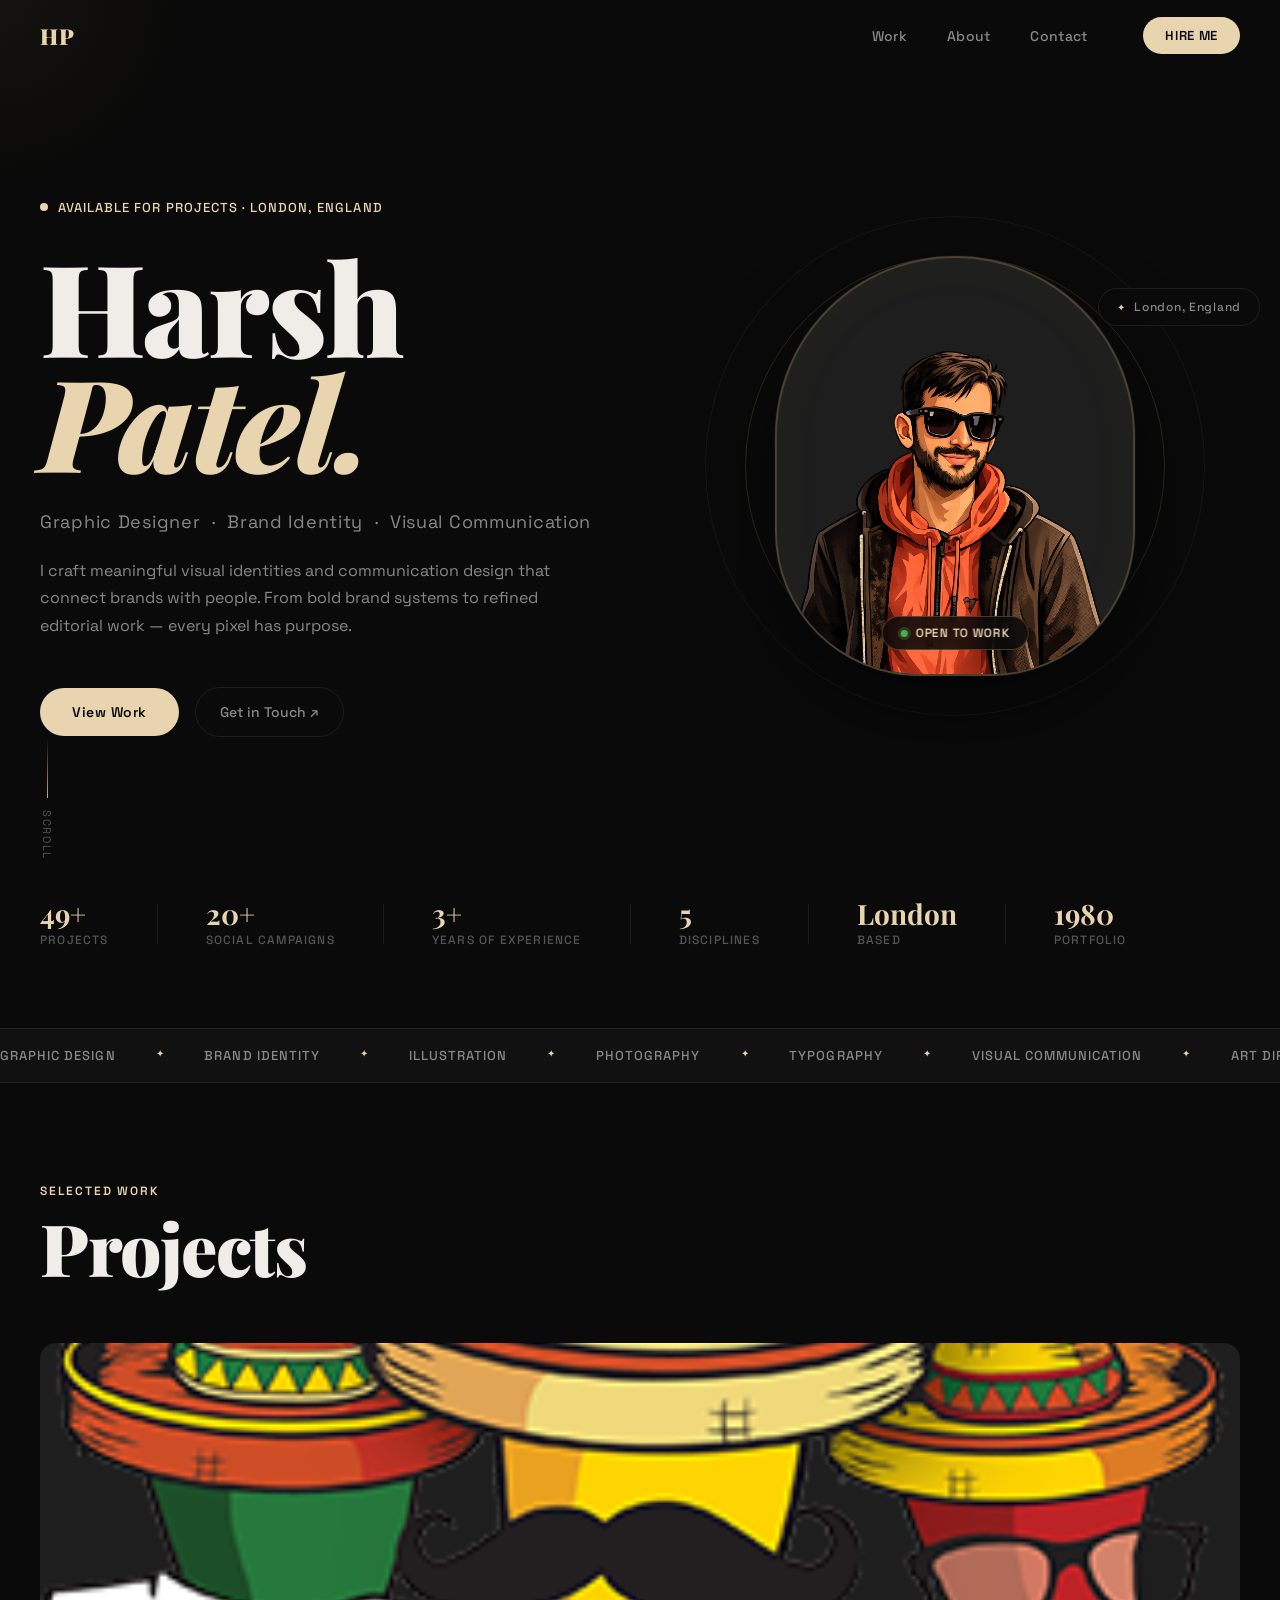
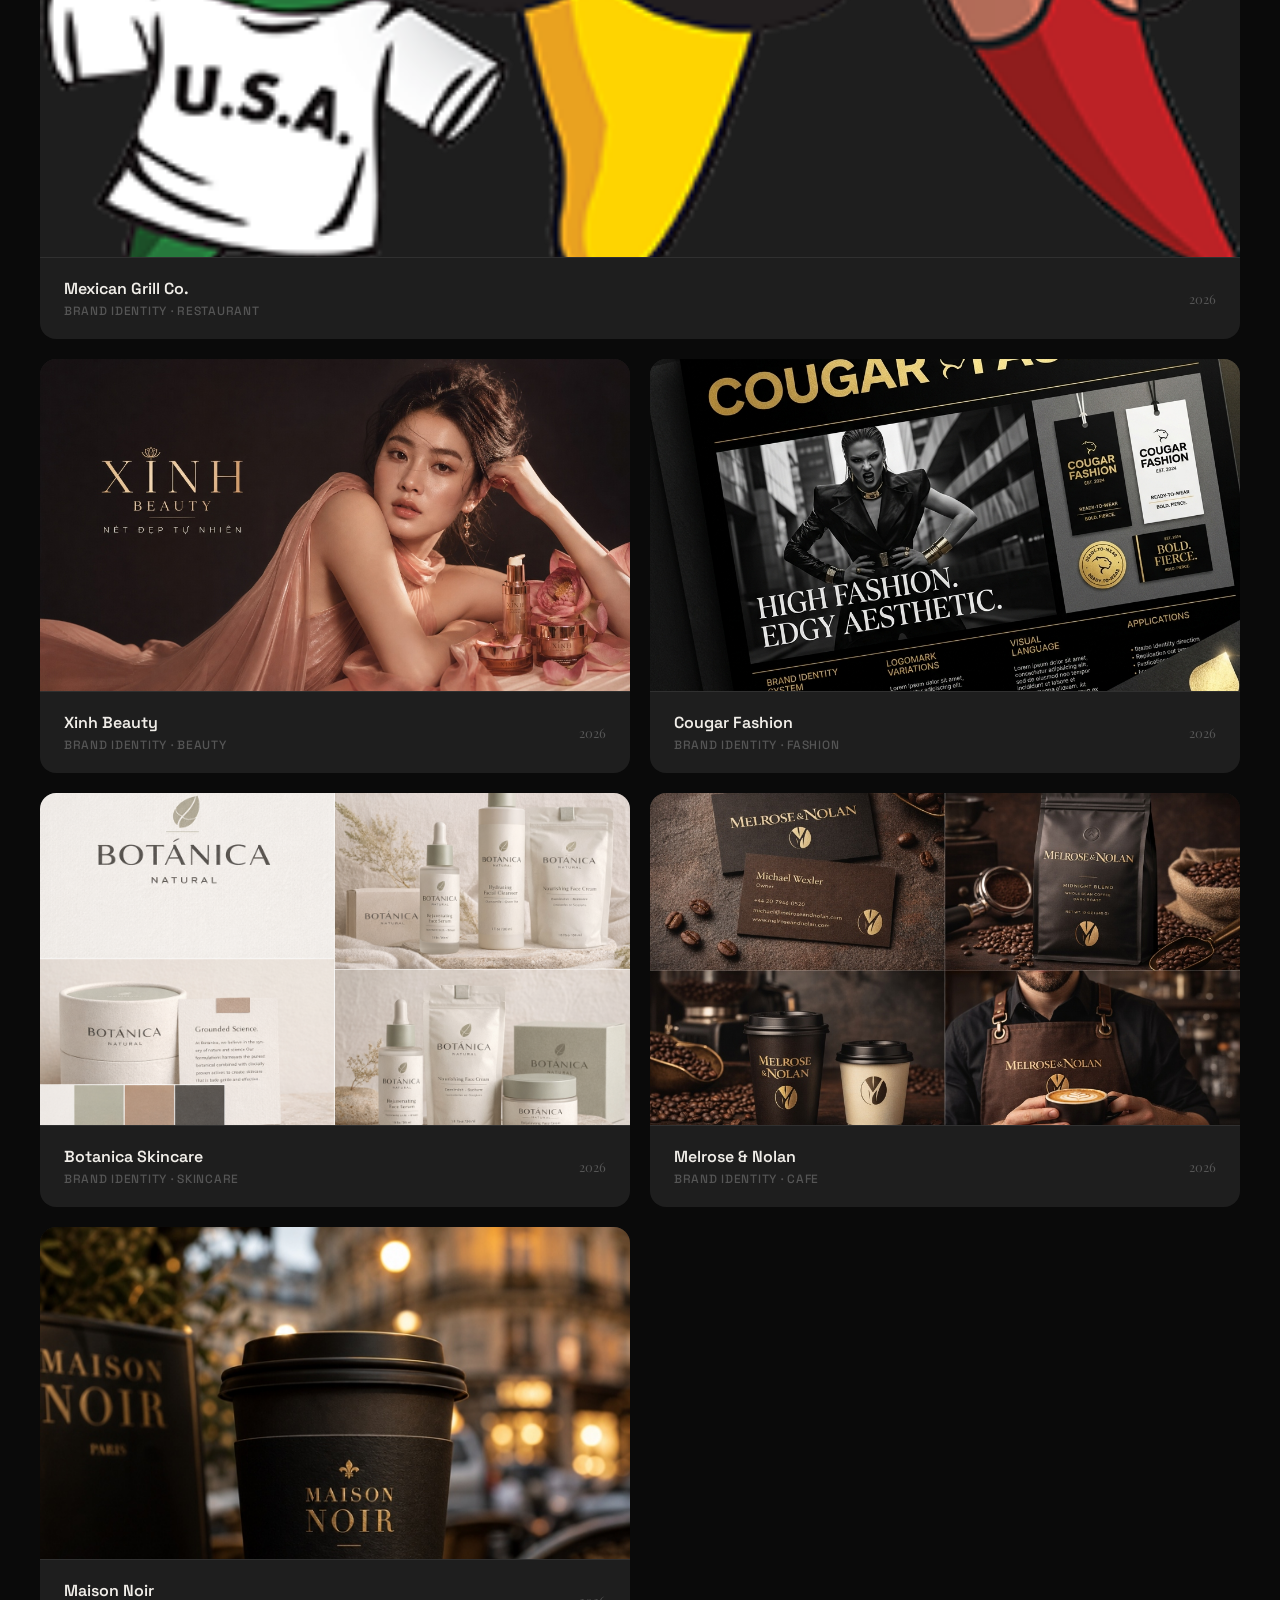
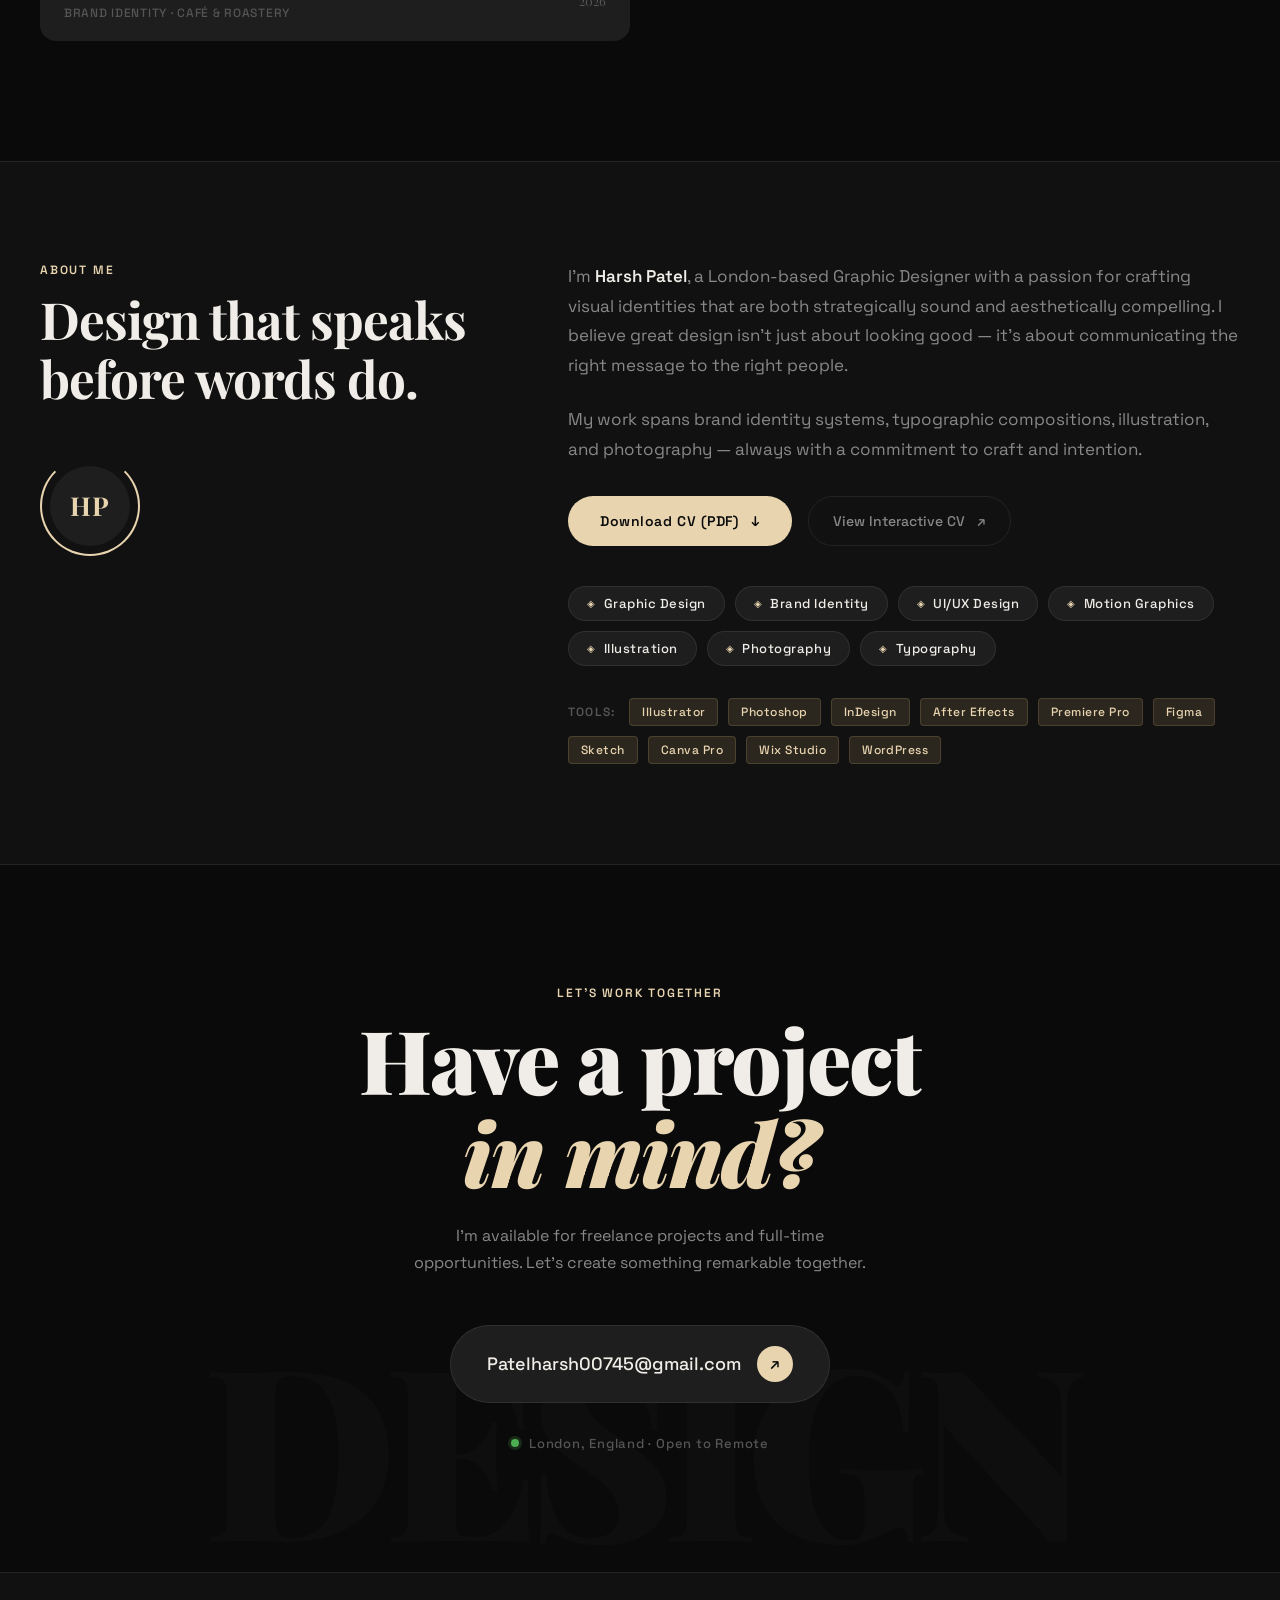
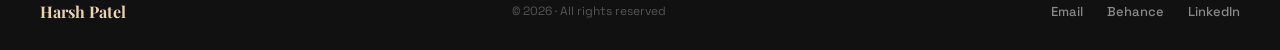
<file: index.html>
<!DOCTYPE html>
<html lang="en">
<head>
  <meta charset="UTF-8" />
  <meta name="viewport" content="width=device-width, initial-scale=1.0" />
  <title>Harsh Patel — Graphic Designer · Brand Identity · Visual Communication</title>
  <meta name="description" content="Harsh Patel is a London-based Graphic Designer specialising in Brand Identity, Illustration, Photography and Typography." />
  <link rel="preconnect" href="https://fonts.googleapis.com" />
  <link rel="preconnect" href="https://fonts.gstatic.com" crossorigin />
  <link href="https://fonts.googleapis.com/css2?family=Inter:wght@300;400;500;600;700&family=Playfair+Display:ital,wght@0,700;0,900;1,700&family=Space+Grotesk:wght@300;400;500;600;700&display=swap" rel="stylesheet" />
  <link rel="stylesheet" href="behance.css" />
</head>
<body>

  <!-- ── CURSOR GLOW ── -->
  <div class="cursor-glow" id="cursorGlow"></div>

  <!-- ── NAV ── -->
  <nav class="nav" id="mainNav">
    <div class="nav-inner">
      <a href="#" class="nav-logo" id="navLogo">HP</a>
      <ul class="nav-links" id="navLinks">
        <li><a href="#work" class="nav-link" id="navWork">Work</a></li>
        <li><a href="#about" class="nav-link" id="navAbout">About</a></li>
        <li><a href="#contact" class="nav-link" id="navContact">Contact</a></li>
      </ul>
      <a href="mailto:Patelharsh00745@gmail.com" class="nav-cta" id="navCta">Hire Me</a>
    </div>
  </nav>

  <!-- ── HERO ── -->
  <section class="hero" id="hero">
    <div class="hero-bg-grid"></div>

    <!-- LEFT: Text -->
    <div class="hero-content">
      <div class="hero-tag" id="heroTag">
        <span class="tag-dot"></span>
        Available for Projects · London, England
      </div>
      <h1 class="hero-name" id="heroName">
        <span class="name-line">Harsh</span>
        <span class="name-line italic">Patel.</span>
      </h1>
      <p class="hero-title" id="heroTitle">
        Graphic Designer &nbsp;·&nbsp; Brand Identity &nbsp;·&nbsp; Visual Communication
      </p>
      <p class="hero-desc" id="heroDesc">
        I craft meaningful visual identities and communication design that connect brands with people. From bold brand systems to refined editorial work — every pixel has purpose.
      </p>
      <div class="hero-actions" id="heroActions">
        <a href="#work" class="btn-primary" id="btnViewWork">View Work</a>
        <a href="mailto:Patelharsh00745@gmail.com" class="btn-ghost" id="btnGetInTouch">Get in Touch ↗</a>
      </div>
    </div>

    <!-- RIGHT: Portrait -->
    <div class="hero-portrait-wrap" id="heroPortraitWrap">
      <div class="portrait-ring portrait-ring-1"></div>
      <div class="portrait-ring portrait-ring-2"></div>
      <div class="portrait-card">
        <img src="hero_portrait.png" alt="Harsh Patel — Graphic Designer" class="portrait-img" id="heroPortraitImg" />
        <div class="portrait-badge" id="portraitBadge">
          <span class="badge-dot"></span>
          <span>Open to Work</span>
        </div>
      </div>
      <div class="portrait-float-tag" id="portraitFloatTag">
        <span class="float-icon">✦</span>
        London, England
      </div>
    </div>

    <div class="hero-scroll-indicator" id="heroScroll">
      <span class="scroll-line"></span>
      <span class="scroll-label">Scroll</span>
    </div>
  </section>

  <!-- ── STATS BAR ── -->
  <div class="stats-bar" id="statsBar">
    <div class="stat-item">
      <span class="stat-num">50+</span>
      <span class="stat-label">Projects</span>
    </div>
    <div class="stat-divider"></div>
    <div class="stat-item">
      <span class="stat-num">20+</span>
      <span class="stat-label">Social Campaigns</span>
    </div>
    <div class="stat-divider"></div>
    <div class="stat-item">
      <span class="stat-num">3+</span>
      <span class="stat-label">Years of Experience</span>
    </div>
    <div class="stat-divider"></div>
    <div class="stat-item">
      <span class="stat-num">5</span>
      <span class="stat-label">Disciplines</span>
    </div>
    <div class="stat-divider"></div>
    <div class="stat-item">
      <span class="stat-num">London</span>
      <span class="stat-label">Based</span>
    </div>
    <div class="stat-divider"></div>
    <div class="stat-item">
      <span class="stat-num">2026</span>
      <span class="stat-label">Portfolio</span>
    </div>
  </div>

  <!-- ── SKILLS TICKER ── -->
  <div class="ticker-wrap" id="tickerWrap" aria-hidden="true">
    <div class="ticker-track">
      <span>Graphic Design</span><span class="sep">✦</span>
      <span>Brand Identity</span><span class="sep">✦</span>
      <span>Illustration</span><span class="sep">✦</span>
      <span>Photography</span><span class="sep">✦</span>
      <span>Typography</span><span class="sep">✦</span>
      <span>Visual Communication</span><span class="sep">✦</span>
      <span>Art Direction</span><span class="sep">✦</span>
      <span>Logo Design</span><span class="sep">✦</span>
      <!-- duplicate for seamless loop -->
      <span>Graphic Design</span><span class="sep">✦</span>
      <span>Brand Identity</span><span class="sep">✦</span>
      <span>Illustration</span><span class="sep">✦</span>
      <span>Photography</span><span class="sep">✦</span>
      <span>Typography</span><span class="sep">✦</span>
      <span>Visual Communication</span><span class="sep">✦</span>
      <span>Art Direction</span><span class="sep">✦</span>
      <span>Logo Design</span><span class="sep">✦</span>
    </div>
  </div>

  <!-- ── PROJECTS ── -->
  <section class="projects-section" id="work">
    <div class="section-header">
      <p class="section-eyebrow">Selected Work</p>
      <h2 class="section-title">Projects</h2>
    </div>

    <div class="projects-grid" id="projectsGrid">

      <!-- PROJECT 1 — Mexican Grill Co. (FEATURED LARGE) -->
      <a href="mexican-grill.html" class="project-card card-featured" id="cardMexican" data-category="Brand Identity">
        <div class="card-image-wrap">
          <img src="mexican_grill_cover.png" alt="Mexican Grill Co. Brand Identity" class="card-img" />
          <div class="card-overlay">
            <div class="overlay-content">
              <span class="overlay-category">Brand Identity · Visual System</span>
              <h3 class="overlay-title">Mexican Grill Co.</h3>
              <p class="overlay-desc">A bold, culturally-rich brand identity for an authentic Mexican restaurant. Warm terracotta palette meets modern typography.</p>
              <span class="overlay-arrow">View Project ↗</span>
            </div>
          </div>
        </div>
        <div class="card-meta">
          <div class="card-info">
            <h3 class="card-title">Mexican Grill Co.</h3>
            <p class="card-category">Brand Identity · Restaurant</p>
          </div>
          <span class="card-year">2026</span>
        </div>
      </a>

      <!-- PROJECT 2 — Xinh Beauty -->
      <a href="xinh-beauty.html" class="project-card card-half" id="cardXinh" data-category="Brand Identity">
        <div class="card-image-wrap">
          <img src="xinh_beauty_banner.jpg" alt="Xinh Beauty Brand Identity" class="card-img" />
          <div class="card-overlay">
            <div class="overlay-content">
              <span class="overlay-category">Brand Identity · Packaging</span>
              <h3 class="overlay-title">Xinh Beauty</h3>
              <p class="overlay-desc">Refined, minimal beauty brand identity with delicate rose gold and blush tones across packaging and visual identity.</p>
              <span class="overlay-arrow">View Project ↗</span>
            </div>
          </div>
        </div>
        <div class="card-meta">
          <div class="card-info">
            <h3 class="card-title">Xinh Beauty</h3>
            <p class="card-category">Brand Identity · Beauty</p>
          </div>
          <span class="card-year">2026</span>
        </div>
      </a>

      <!-- PROJECT 3 — Cougar Fashion -->
      <a href="cougar-fashion.html" class="project-card card-half" id="cardCougar" data-category="Brand Identity">
        <div class="card-image-wrap">
          <img src="cougar_fashion_cover.png" alt="Cougar Fashion Brand Identity" class="card-img" />
          <div class="card-overlay">
            <div class="overlay-content">
              <span class="overlay-category">Brand Identity · Fashion</span>
              <h3 class="overlay-title">Cougar Fashion</h3>
              <p class="overlay-desc">High-fashion brand identity with a bold black and gold visual system. Edgy, powerful, unforgettable.</p>
              <span class="overlay-arrow">View Project ↗</span>
            </div>
          </div>
        </div>
        <div class="card-meta">
          <div class="card-info">
            <h3 class="card-title">Cougar Fashion</h3>
            <p class="card-category">Brand Identity · Fashion</p>
          </div>
          <span class="card-year">2026</span>
        </div>
      </a>

      <!-- PROJECT 4 — Botanica Skincare -->
      <a href="botanica-skincare.html" class="project-card card-half" id="cardBotanica" data-category="Brand Identity">
        <div class="card-image-wrap">
          <img src="botanica-cover.png" alt="Botanica Skincare Brand Identity" class="card-img" />
          <div class="card-overlay">
            <div class="overlay-content">
              <span class="overlay-category">Brand Identity · Skincare</span>
              <h3 class="overlay-title">Botanica Skincare</h3>
              <p class="overlay-desc">Clean, organic visual identity for a natural skincare line emphasizing sustainability and purity.</p>
              <span class="overlay-arrow">View Project ↗</span>
            </div>
          </div>
        </div>
        <div class="card-meta">
          <div class="card-info">
            <h3 class="card-title">Botanica Skincare</h3>
            <p class="card-category">Brand Identity · Skincare</p>
          </div>
          <span class="card-year">2026</span>
        </div>
      </a>

      <!-- PROJECT 5 — Melrose & Nolan (Cafe) -->
      <a href="melrose-nolan.html" class="project-card card-half" id="cardMelrose" data-category="Brand Identity">
        <div class="card-image-wrap">
          <img src="melrose_nolan_cover.png" alt="Melrose & Nolan Cafe Brand Identity" class="card-img" />
          <div class="card-overlay">
            <div class="overlay-content">
              <span class="overlay-category">Brand Identity · Cafe Design</span>
              <h3 class="overlay-title">Melrose &amp; Nolan</h3>
              <p class="overlay-desc">A premium artisanal cafe brand identity. Timeless typography meets warm organic coffee textures.</p>
              <span class="overlay-arrow">View Project ↗</span>
            </div>
          </div>
        </div>
        <div class="card-meta">
          <div class="card-info">
            <h3 class="card-title">Melrose &amp; Nolan</h3>
            <p class="card-category">Brand Identity · Cafe</p>
          </div>
          <span class="card-year">2026</span>
        </div>
      </a>

      <!-- PROJECT 6 — Maison Noir (Paris Roastery) -->
      <a href="maison-noir.html" class="project-card card-half" id="cardMaison" data-category="Brand Identity">
        <div class="card-image-wrap">
          <img src="maison_noir_cup.jpg" alt="Maison Noir Paris Brand Identity" class="card-img" />
          <div class="card-overlay">
            <div class="overlay-content">
              <span class="overlay-category">Brand Identity · Café &amp; Roastery</span>
              <h3 class="overlay-title">Maison Noir</h3>
              <p class="overlay-desc">A luxurious Parisian café and micro-roastery brand identity. Gold-embossed packaging meets refined architectural branding.</p>
              <span class="overlay-arrow">View Project ↗</span>
            </div>
          </div>
        </div>
        <div class="card-meta">
          <div class="card-info">
            <h3 class="card-title">Maison Noir</h3>
            <p class="card-category">Brand Identity · Café &amp; Roastery</p>
          </div>
          <span class="card-year">2026</span>
        </div>
      </a>

    </div>
  </section>

  <!-- ── ABOUT ── -->
  <section class="about-section" id="about">
    <div class="about-inner">
      <div class="about-left">
        <p class="section-eyebrow">About Me</p>
        <h2 class="about-heading">Design that speaks before words do.</h2>
        <div class="about-avatar" id="aboutAvatar">
          <div class="avatar-ring"></div>
          <div class="avatar-initials">HP</div>
        </div>
      </div>
      <div class="about-right">
        <p class="about-bio">
          I'm <strong>Harsh Patel</strong>, a London-based Graphic Designer with a passion for crafting visual identities that are both strategically sound and aesthetically compelling. I believe great design isn't just about looking good — it's about communicating the right message to the right people.
        </p>
        <p class="about-bio">
          My work spans brand identity systems, typographic compositions, illustration, and photography — always with a commitment to craft and intention.
        </p>

        <!-- CV Actions Button Group -->
        <div class="about-actions" style="margin-top: 32px; margin-bottom: 40px; display: flex; gap: 16px; flex-wrap: wrap;">
          <a href="Harsh_Patel_CV.pdf" target="_blank" class="btn-primary" id="btnDownloadCV" download>
            <span>Download CV (PDF)</span>
            <span style="font-size: 14px; margin-left: 4px;">↓</span>
          </a>
          <a href="cv.html" class="btn-ghost" id="btnViewCV" target="_blank">
            <span>View Interactive CV</span>
            <span style="font-size: 14px; margin-left: 4px;">↗</span>
          </a>
        </div>

        <div class="skills-grid" id="skillsGrid">
          <div class="skill-pill" id="skillGraphic">
            <span class="skill-icon">◈</span> Graphic Design
          </div>
          <div class="skill-pill" id="skillBrand">
            <span class="skill-icon">◈</span> Brand Identity
          </div>
          <div class="skill-pill" id="skillUIUX">
            <span class="skill-icon">◈</span> UI/UX Design
          </div>
          <div class="skill-pill" id="skillMotion">
            <span class="skill-icon">◈</span> Motion Graphics
          </div>
          <div class="skill-pill" id="skillIllustration">
            <span class="skill-icon">◈</span> Illustration
          </div>
          <div class="skill-pill" id="skillPhoto">
            <span class="skill-icon">◈</span> Photography
          </div>
          <div class="skill-pill" id="skillType">
            <span class="skill-icon">◈</span> Typography
          </div>
        </div>

        <div class="tools-row" id="toolsRow">
          <span class="tools-label">Tools:</span>
          <span class="tool-tag">Illustrator</span>
          <span class="tool-tag">Photoshop</span>
          <span class="tool-tag">InDesign</span>
          <span class="tool-tag">After Effects</span>
          <span class="tool-tag">Premiere Pro</span>
          <span class="tool-tag">Figma</span>
          <span class="tool-tag">Sketch</span>
          <span class="tool-tag">Canva Pro</span>
          <span class="tool-tag">Wix Studio</span>
          <span class="tool-tag">WordPress</span>
        </div>
      </div>
    </div>
  </section>

  <!-- ── CONTACT ── -->
  <section class="contact-section" id="contact">
    <div class="contact-inner">
      <p class="section-eyebrow">Let's Work Together</p>
      <h2 class="contact-heading">
        Have a project<br/>
        <em>in mind?</em>
      </h2>
      <p class="contact-sub">I'm available for freelance projects and full-time opportunities. Let's create something remarkable together.</p>
      <a href="mailto:Patelharsh00745@gmail.com" class="contact-btn" id="contactBtn">
        <span>Patelharsh00745@gmail.com</span>
        <span class="btn-arrow">↗</span>
      </a>
      <div class="contact-location" id="contactLocation">
        <span class="location-dot"></span>
        London, England · Open to Remote
      </div>
    </div>
    <div class="contact-bg-text" aria-hidden="true">DESIGN</div>
  </section>

  <!-- ── FOOTER ── -->
  <footer class="footer" id="siteFooter">
    <div class="footer-inner">
      <span class="footer-name">Harsh Patel</span>
      <span class="footer-copy">© 2026 · All rights reserved</span>
      <div class="footer-links">
        <a href="mailto:Patelharsh00745@gmail.com" class="footer-link" id="footerEmail">Email</a>
        <a href="#" class="footer-link" id="footerBehance">Behance</a>
        <a href="#" class="footer-link" id="footerLinkedIn">LinkedIn</a>
      </div>
    </div>
  </footer>

  <script src="behance.js"></script>
</body>
</html>
</file>
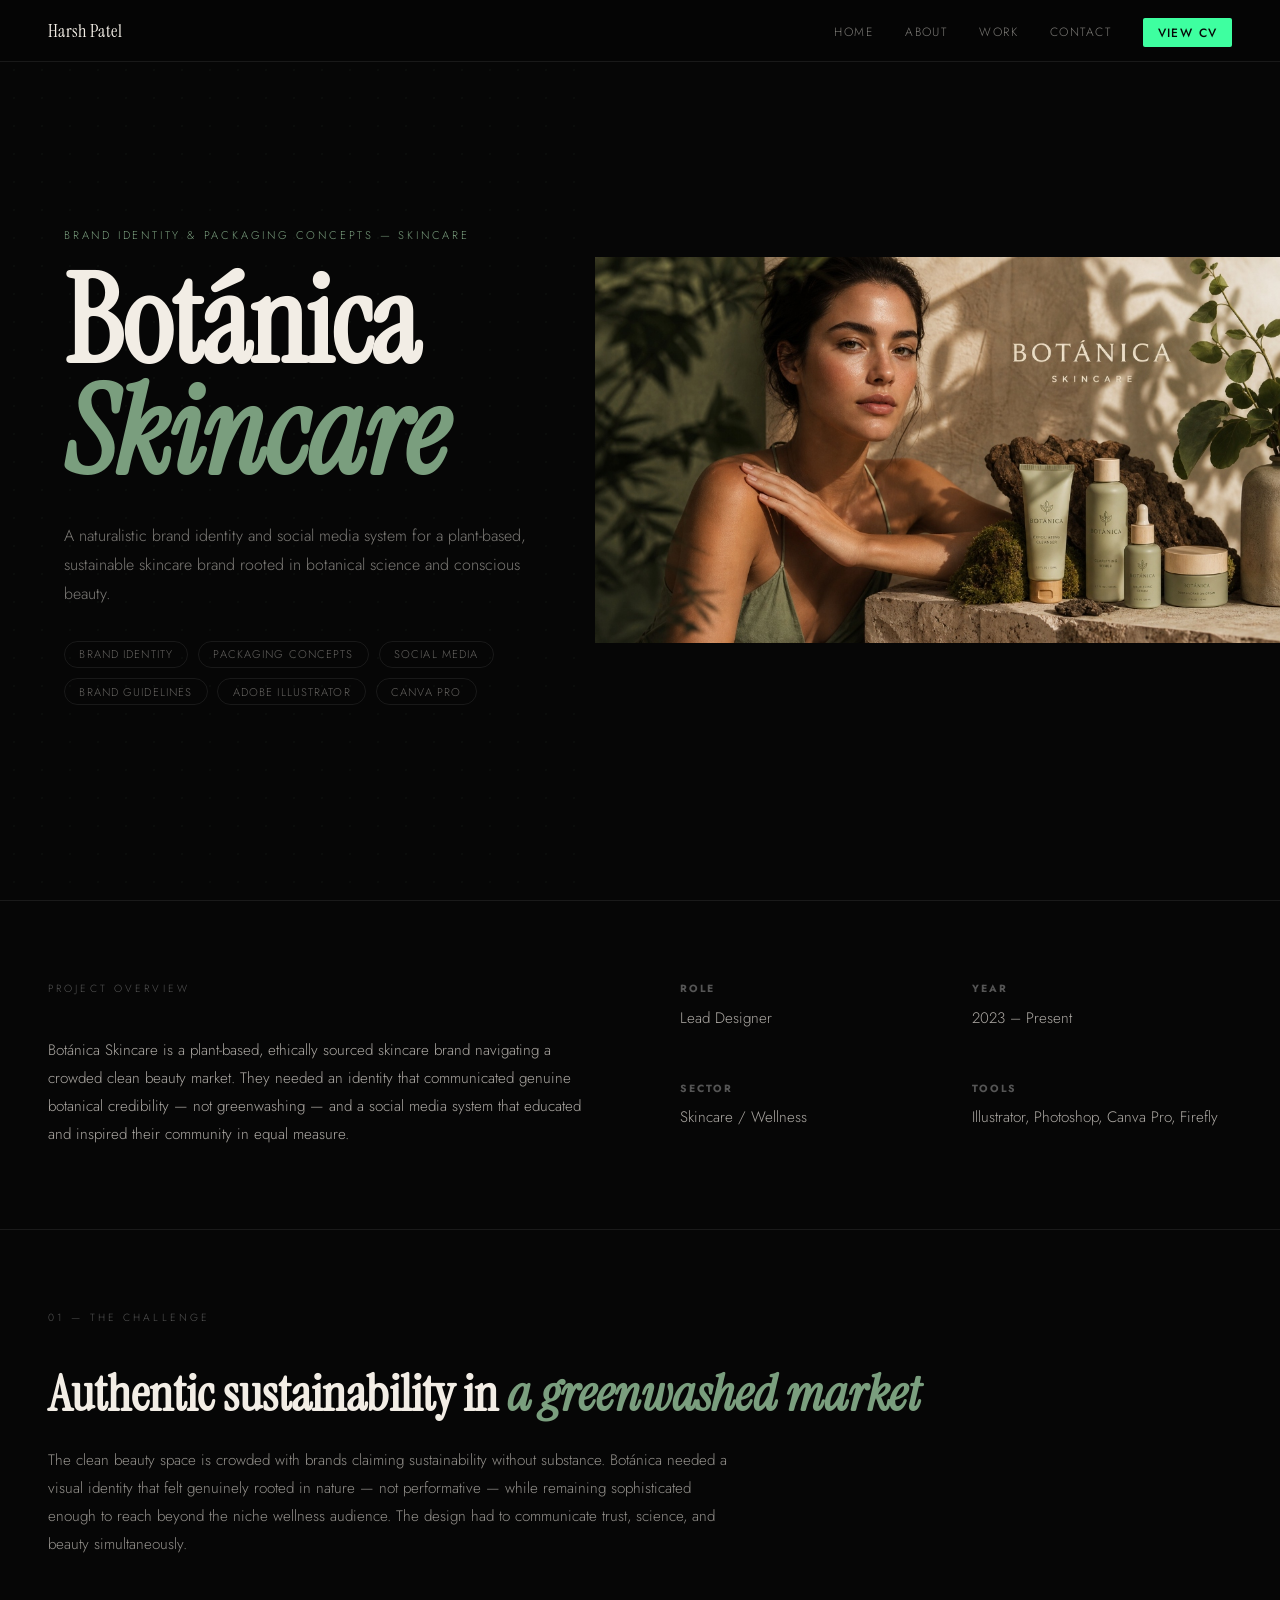
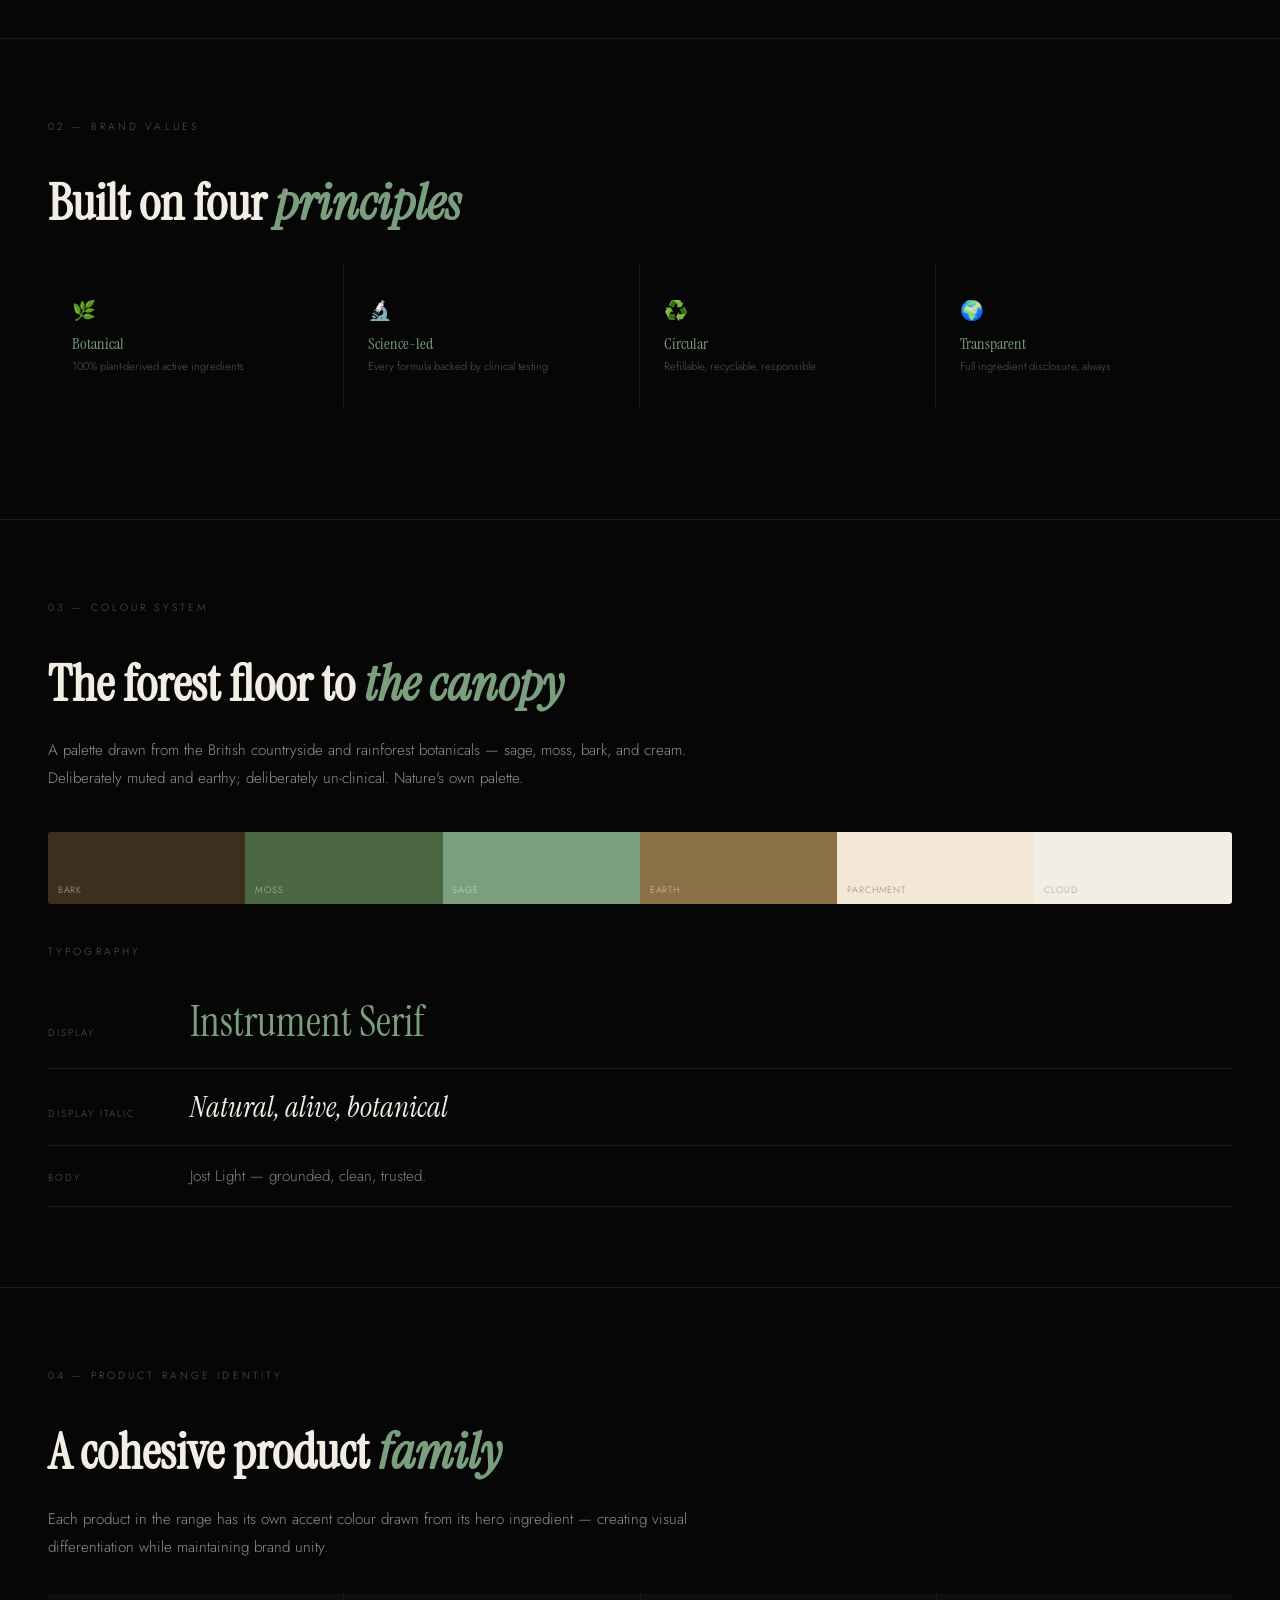
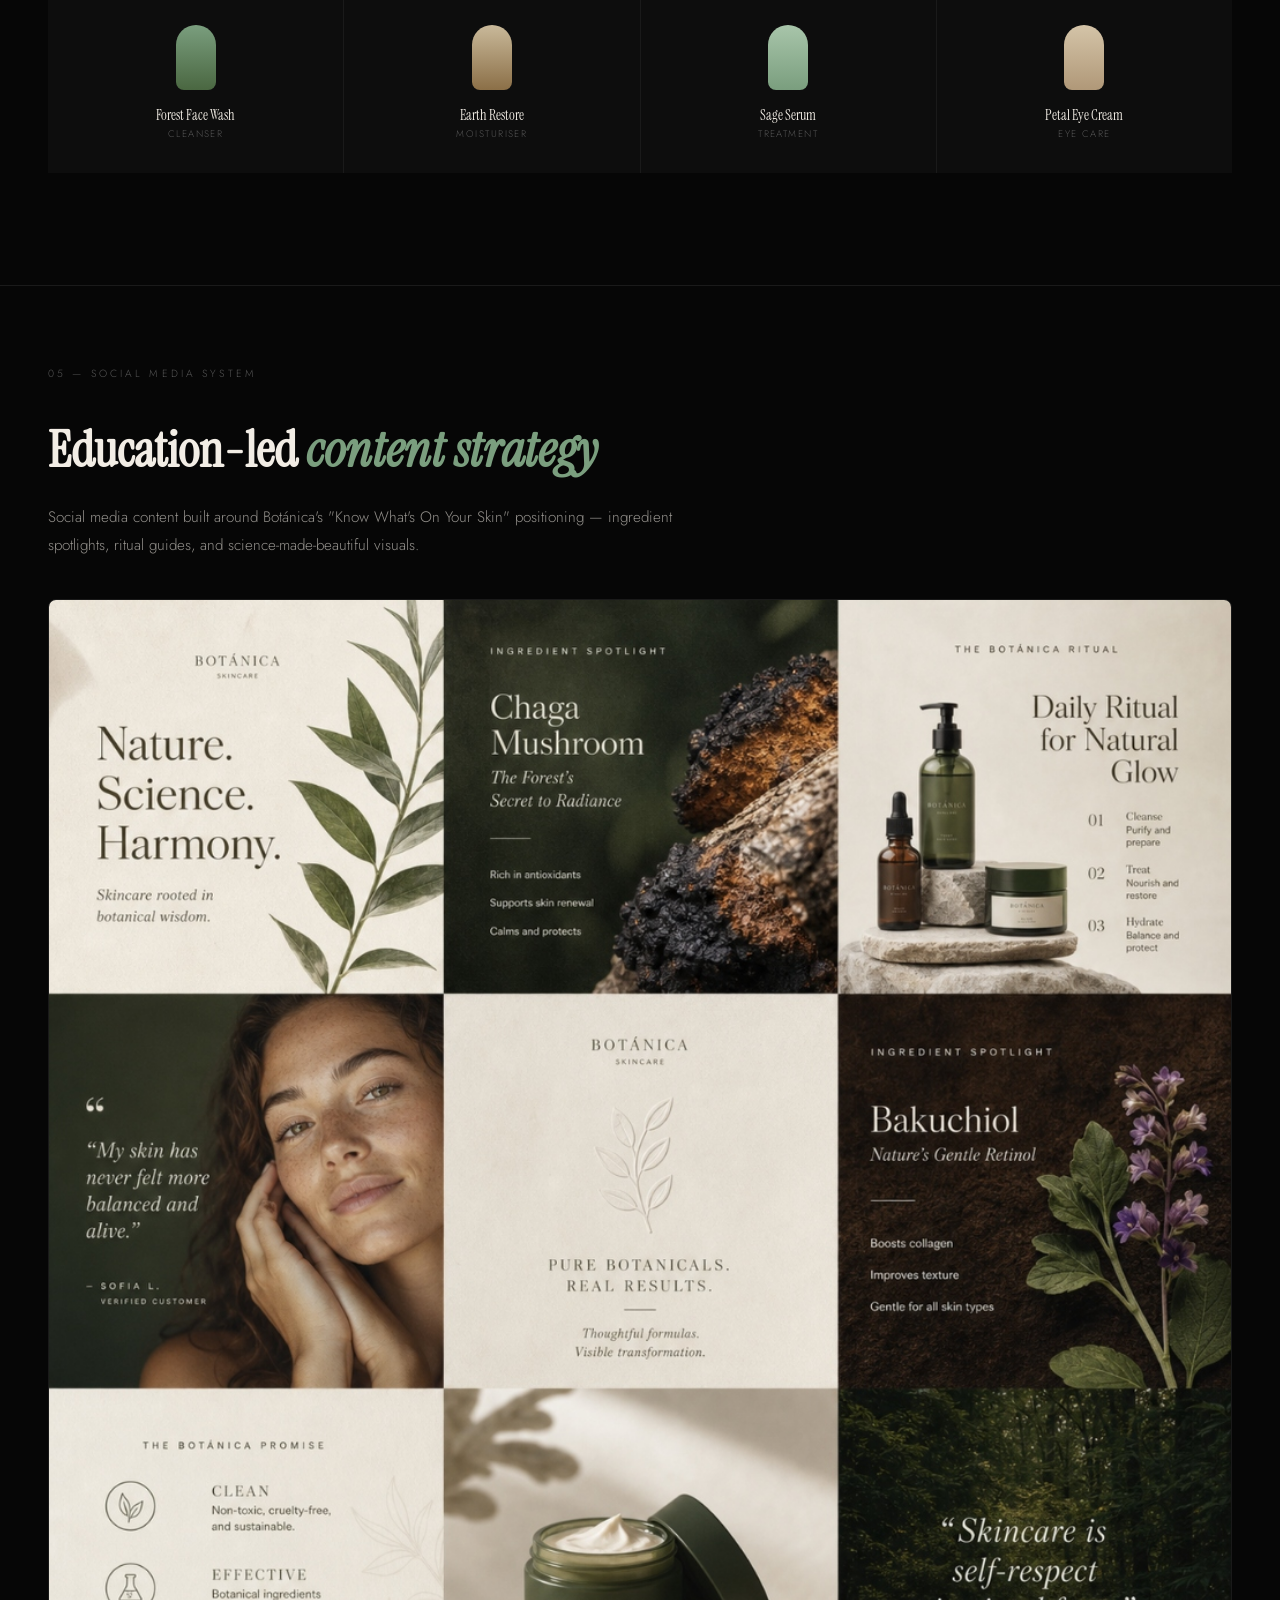
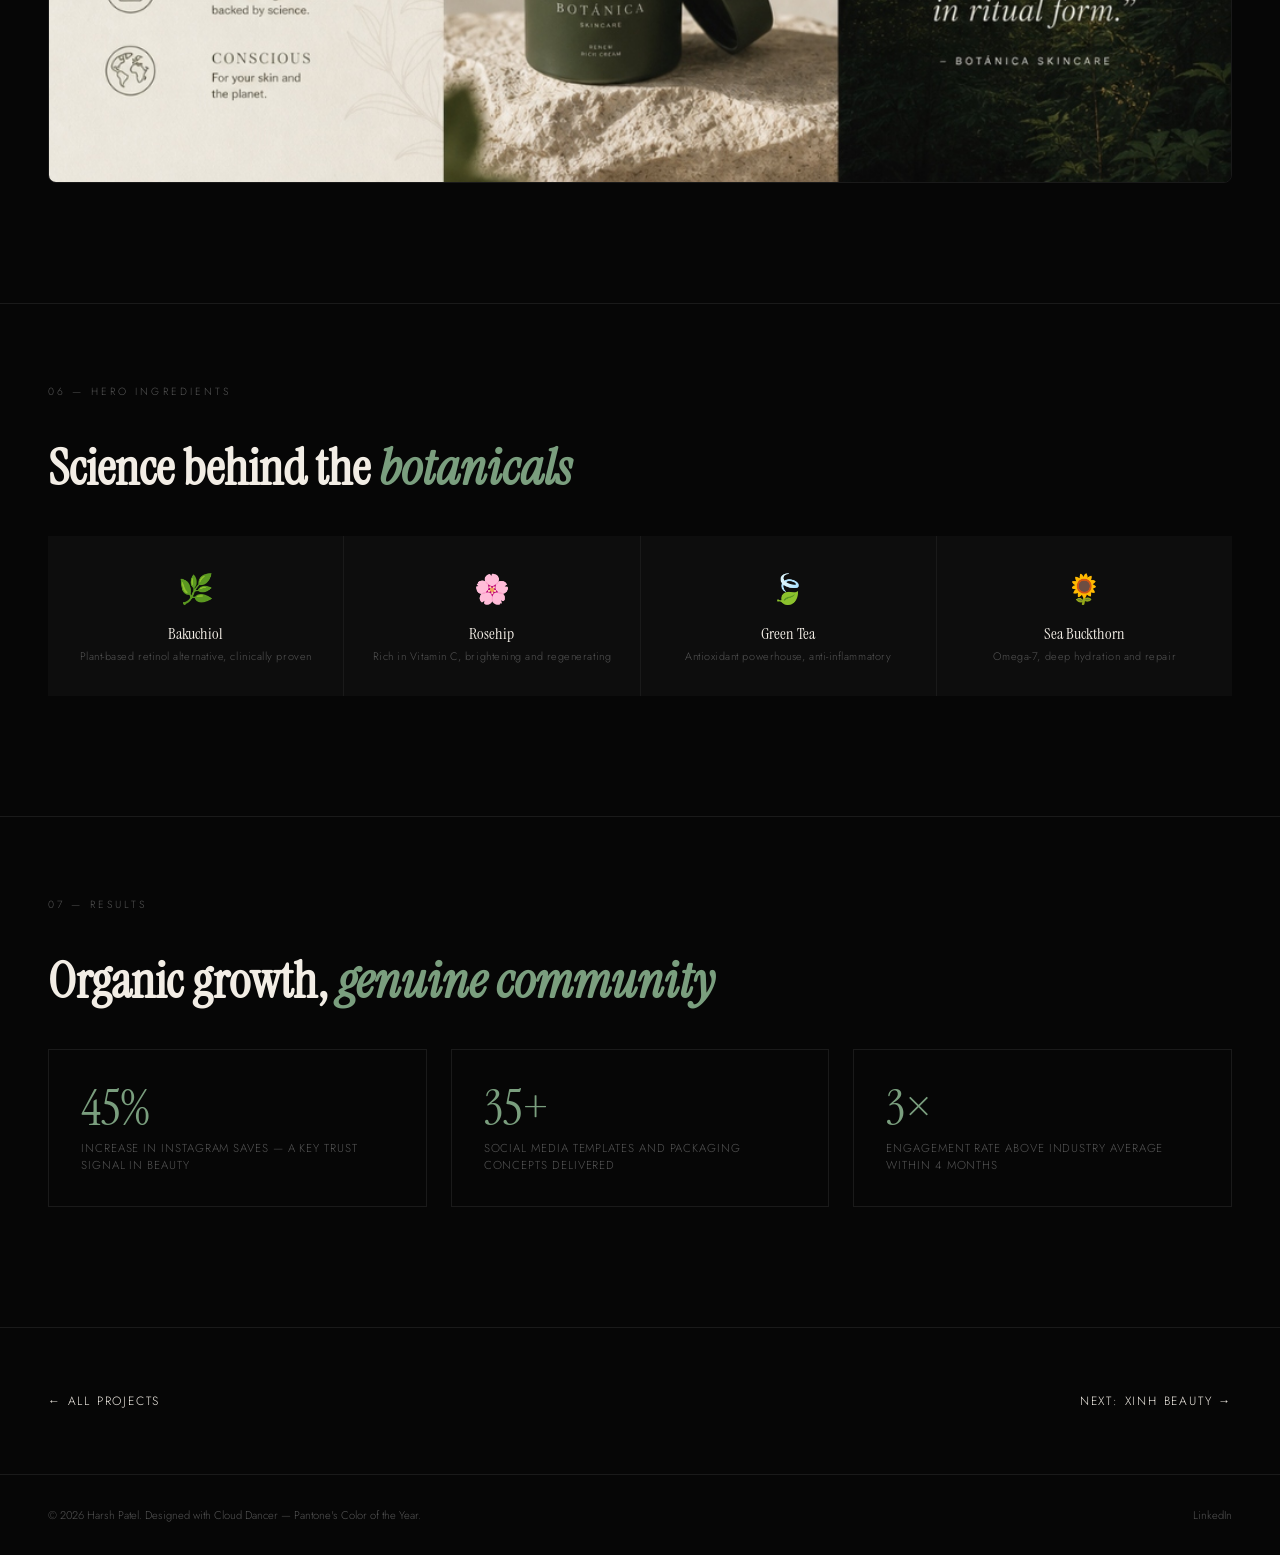
<file: botanica-skincare.html>
<!DOCTYPE html>
<html lang="en">
<head>
<meta charset="UTF-8">
<meta name="viewport" content="width=device-width, initial-scale=1.0">
<title>Botánica Skincare — Case Study | Harsh Patel</title>
<link rel="preconnect" href="https://fonts.googleapis.com">
<link rel="preconnect" href="https://fonts.gstatic.com" crossorigin>
<link href="https://fonts.googleapis.com/css2?family=Instrument+Serif:ital@0;1&family=Jost:wght@300;400;500;600&display=swap" rel="stylesheet">
<style>
  :root {
    --bg: #060606; --fg: #f2ede5; --accent: #3EFFA0;
    --brand-sage: #7a9e7e; --brand-earth: #8b6f47; --brand-moss: #4a6741;
    --brand-cream: #f2e8d5; --brand-bark: #3d2e1e;
    --muted: #555; --border: rgba(255,255,255,0.08);
  }
  * { margin:0; padding:0; box-sizing:border-box; }
  html { scroll-behavior:smooth; }
  body { background:var(--bg); color:var(--fg); font-family:'Jost',sans-serif; font-weight:300; overflow-x:hidden; }

  nav { position:fixed; top:0; left:0; right:0; display:flex; align-items:center; justify-content:space-between; padding:1.2rem 3rem; background:rgba(6,6,6,0.92); backdrop-filter:blur(12px); border-bottom:1px solid var(--border); z-index:100; }
  nav .logo { font-family:'Instrument Serif',serif; font-size:1.1rem; letter-spacing:0.02em; color:var(--fg); text-decoration:none; }
  nav ul { display:flex; gap:2rem; list-style:none; }
  nav ul a { color:rgba(242,237,229,0.5); font-size:0.75rem; text-decoration:none; letter-spacing:0.12em; text-transform:uppercase; transition:color 0.2s; }
  nav ul a:hover { color:var(--fg); }
  nav .cv-link { background:var(--accent); color:#060606 !important; padding:0.35rem 0.9rem; border-radius:2px; font-weight:500; }

  .hero { min-height:100vh; display:grid; grid-template-columns:1fr 1.15fr; padding:0; position:relative; overflow:hidden; background:#060606; }
  .hero-left { display:flex; flex-direction:column; justify-content:center; padding:6rem 4rem 4rem 4rem; z-index:5; position:relative; }
  .hero-right { position:relative; width:100%; height:100%; overflow:hidden; display:flex; align-items:center; justify-content:center; animation: fadeIn 1.2s ease both; background:#060606; }
  .hero-img { width:100%; height:100%; object-fit:contain; object-position:center center; display:block; }
  .hero-bg { display:none; }
  @keyframes fadeIn { from{opacity:0;} to{opacity:1;} }
  /* botanical texture dots */
  .hero-texture { position:absolute; inset:0; background-image:radial-gradient(circle, rgba(122,158,126,0.08) 1px, transparent 1px); background-size:28px 28px; }
  .hero-label { font-size:0.7rem; letter-spacing:0.25em; text-transform:uppercase; color:var(--brand-sage); margin-bottom:1.5rem; position:relative; }
  .hero h1 { font-family:'Instrument Serif',serif; font-size:clamp(3.8rem,9.5vw,8.5rem); line-height:0.92; letter-spacing:-0.01em; position:relative; color:var(--fg); }
  .hero h1 em { font-style:italic; color:var(--brand-sage); }
  .hero-sub { margin-top:2rem; max-width:520px; font-size:1rem; line-height:1.8; color:rgba(242,237,229,0.5); position:relative; }
  .hero-tags { display:flex; gap:0.6rem; margin-top:2rem; flex-wrap:wrap; position:relative; }
  .tag { border:1px solid var(--border); padding:0.3rem 0.9rem; border-radius:100px; font-size:0.7rem; letter-spacing:0.1em; text-transform:uppercase; color:rgba(242,237,229,0.4); }

  .overview { padding:5rem 3rem; display:grid; grid-template-columns:1fr 1fr; gap:5rem; border-top:1px solid var(--border); }
  .overview-grid { display:grid; grid-template-columns:1fr 1fr; gap:2rem; }
  .overview-stat h3 { font-size:0.65rem; letter-spacing:0.2em; text-transform:uppercase; color:var(--muted); margin-bottom:0.6rem; }
  .overview-stat p { font-size:0.95rem; line-height:1.6; color:rgba(242,237,229,0.7); }

  section { padding:5rem 3rem; border-top:1px solid var(--border); }
  .section-label { font-size:0.65rem; letter-spacing:0.3em; text-transform:uppercase; color:var(--muted); margin-bottom:2.5rem; }
  .section-title { font-family:'Instrument Serif',serif; font-size:clamp(2rem,4vw,3.2rem); line-height:1.12; margin-bottom:1.5rem; }
  .section-title em { font-style:italic; color:var(--brand-sage); }
  .section-body { font-size:0.95rem; line-height:1.85; color:rgba(242,237,229,0.6); max-width:680px; }

  .palette-row { display:flex; margin:2.5rem 0; border-radius:3px; overflow:hidden; height:72px; }
  .swatch { flex:1; position:relative; }
  .swatch-label { position:absolute; bottom:0.5rem; left:0.6rem; font-size:0.58rem; letter-spacing:0.1em; text-transform:uppercase; color:rgba(255,255,255,0.6); }
  .swatch.light .swatch-label { color:rgba(0,0,0,0.4); }

  .type-row { padding:1.2rem 0; border-bottom:1px solid var(--border); display:flex; align-items:baseline; gap:2rem; }
  .type-label { font-size:0.62rem; letter-spacing:0.2em; text-transform:uppercase; color:var(--muted); min-width:110px; }

  /* Ingredient cards */
  .ingredients { display:grid; grid-template-columns:repeat(4,1fr); gap:1px; margin:2.5rem 0; background:var(--border); }
  .ingredient { background:#0d0d0d; padding:2rem 1.5rem; text-align:center; }
  .ingredient-icon { font-size:1.8rem; margin-bottom:0.8rem; }
  .ingredient-name { font-family:'Instrument Serif',serif; font-size:1rem; color:var(--fg); margin-bottom:0.3rem; }
  .ingredient-desc { font-size:0.68rem; letter-spacing:0.05em; color:var(--muted); line-height:1.4; }

  /* Social mockups */
  .mockup-grid { display:grid; grid-template-columns:repeat(3,1fr); gap:1px; margin:2.5rem 0; background:var(--border); }
  .mockup-card { background:#0e0e0e; aspect-ratio:1; display:flex; align-items:center; justify-content:center; overflow:hidden; }
  .post { width:100%; height:100%; display:flex; flex-direction:column; align-items:center; justify-content:center; gap:0.4rem; padding:1.2rem; text-align:center; }

  /* Product lineup */
  .product-row { display:flex; gap:1px; margin:2rem 0; background:var(--border); }
  .product { flex:1; background:#0d0d0d; padding:2rem; display:flex; flex-direction:column; align-items:center; text-align:center; }
  .product-shape { width:40px; height:65px; border-radius:20px 20px 8px 8px; margin-bottom:1rem; }
  .product-name { font-family:'Instrument Serif',serif; font-size:0.9rem; color:var(--fg); margin-bottom:0.2rem; }
  .product-type { font-size:0.6rem; letter-spacing:0.15em; text-transform:uppercase; color:var(--muted); }

  .results-grid { display:grid; grid-template-columns:repeat(3,1fr); gap:1.5rem; margin:2.5rem 0; }
  .result-item { padding:2rem; border:1px solid var(--border); }
  .result-num { font-family:'Instrument Serif',serif; font-size:3.2rem; color:var(--brand-sage); line-height:1; margin-bottom:0.4rem; }
  .result-label { font-size:0.72rem; letter-spacing:0.08em; text-transform:uppercase; color:var(--muted); line-height:1.5; }

  .values-strip { display:grid; grid-template-columns:repeat(4,1fr); gap:0; margin:2rem 0; }
  .value { padding:2rem 1.5rem; border-right:1px solid var(--border); }
  .value:last-child { border-right:none; }
  .value-icon { font-size:1.2rem; margin-bottom:0.6rem; }
  .value-name { font-family:'Instrument Serif',serif; font-size:1rem; color:var(--brand-sage); margin-bottom:0.3rem; }
  .value-desc { font-size:0.7rem; color:var(--muted); line-height:1.4; }

  .nav-strip { padding:4rem 3rem; border-top:1px solid var(--border); display:flex; justify-content:space-between; align-items:center; }
  .nav-strip a { color:var(--fg); text-decoration:none; font-size:0.75rem; letter-spacing:0.15em; text-transform:uppercase; transition:color 0.2s; }
  .nav-strip a:hover { color:var(--accent); }

  footer { padding:2rem 3rem; border-top:1px solid var(--border); display:flex; justify-content:space-between; align-items:center; }
  footer p { font-size:0.7rem; color:var(--muted); }
  footer a { color:var(--muted); text-decoration:none; font-size:0.7rem; }
  footer a:hover { color:var(--accent); }

  @keyframes fadeUp { from{opacity:0;transform:translateY(24px);} to{opacity:1;transform:translateY(0);} }
  .hero-label{animation:fadeUp 0.8s 0.1s ease both;} .hero h1{animation:fadeUp 0.9s 0.25s ease both;} .hero-sub{animation:fadeUp 0.8s 0.4s ease both;} .hero-tags{animation:fadeUp 0.8s 0.55s ease both;}

  @media(max-width:768px){
    nav{padding:1rem 1.5rem;} nav ul{display:none;}
    .hero { grid-template-columns: 1fr; min-height: auto; }
    .hero-left { order: 2; padding: 3rem 1.5rem 4rem; }
    .hero-right { order: 1; height: auto; aspect-ratio: 16/9; }
    .hero-img { width:100%; height:100%; object-fit:cover; object-position:center center; }
    section,.overview,.nav-strip,footer{padding-left:1.5rem;padding-right:1.5rem;}
    .overview{grid-template-columns:1fr;gap:2.5rem;}
    .results-grid,.mockup-grid{grid-template-columns:1fr 1fr;}
    .ingredients{grid-template-columns:1fr 1fr;}
    .values-strip{grid-template-columns:1fr 1fr;}
    .product-row{flex-wrap:wrap;}
  }
</style>
</head>
<body>

<nav>
  <a href="behance.html" class="logo">Harsh Patel</a>
  <ul>
    <li><a href="behance.html">Home</a></li>
    <li><a href="behance.html#about">About</a></li>
    <li><a href="behance.html#work">Work</a></li>
    <li><a href="behance.html#contact">Contact</a></li>
    <li><a href="cv.html" class="cv-link">View CV</a></li>
  </ul>
</nav>

<div class="hero">
  <div class="hero-left">
    <div class="hero-texture" style="opacity:0.6;"></div>
    <div class="hero-label">Brand Identity &amp; Packaging Concepts — Skincare</div>
    <h1>Botánica<br><em>Skincare</em></h1>
    <p class="hero-sub">A naturalistic brand identity and social media system for a plant-based, sustainable skincare brand rooted in botanical science and conscious beauty.</p>
    <div class="hero-tags">
      <span class="tag">Brand Identity</span>
      <span class="tag">Packaging Concepts</span>
      <span class="tag">Social Media</span>
      <span class="tag">Brand Guidelines</span>
      <span class="tag">Adobe Illustrator</span>
      <span class="tag">Canva Pro</span>
    </div>
  </div>
  <div class="hero-right">
    <img src="botanica_hero_bg.jpg" alt="Botanica Skincare Campaign — Model with botanical skincare products" class="hero-img" />
  </div>
</div>

<div class="overview">
  <div>
    <div class="section-label">Project Overview</div>
    <p class="section-body" style="max-width:100%;color:rgba(242,237,229,0.7)">
      Botánica Skincare is a plant-based, ethically sourced skincare brand navigating a crowded clean beauty market. They needed an identity that communicated genuine botanical credibility — not greenwashing — and a social media system that educated and inspired their community in equal measure.
    </p>
  </div>
  <div class="overview-grid">
    <div class="overview-stat"><h3>Role</h3><p>Lead Designer</p></div>
    <div class="overview-stat"><h3>Year</h3><p>2023 – Present</p></div>
    <div class="overview-stat"><h3>Sector</h3><p>Skincare / Wellness</p></div>
    <div class="overview-stat"><h3>Tools</h3><p>Illustrator, Photoshop, Canva Pro, Firefly</p></div>
  </div>
</div>

<section>
  <div class="section-label">01 — The Challenge</div>
  <h2 class="section-title">Authentic sustainability in <em>a greenwashed market</em></h2>
  <p class="section-body">The clean beauty space is crowded with brands claiming sustainability without substance. Botánica needed a visual identity that felt genuinely rooted in nature — not performative — while remaining sophisticated enough to reach beyond the niche wellness audience. The design had to communicate trust, science, and beauty simultaneously.</p>
</section>

<section>
  <div class="section-label">02 — Brand Values</div>
  <h2 class="section-title">Built on four <em>principles</em></h2>
  <div class="values-strip">
    <div class="value">
      <div class="value-icon">🌿</div>
      <div class="value-name">Botanical</div>
      <div class="value-desc">100% plant-derived active ingredients</div>
    </div>
    <div class="value">
      <div class="value-icon">🔬</div>
      <div class="value-name">Science-led</div>
      <div class="value-desc">Every formula backed by clinical testing</div>
    </div>
    <div class="value">
      <div class="value-icon">♻️</div>
      <div class="value-name">Circular</div>
      <div class="value-desc">Refillable, recyclable, responsible</div>
    </div>
    <div class="value">
      <div class="value-icon">🌍</div>
      <div class="value-name">Transparent</div>
      <div class="value-desc">Full ingredient disclosure, always</div>
    </div>
  </div>
</section>

<section>
  <div class="section-label">03 — Colour System</div>
  <h2 class="section-title">The forest floor to <em>the canopy</em></h2>
  <p class="section-body">A palette drawn from the British countryside and rainforest botanicals — sage, moss, bark, and cream. Deliberately muted and earthy; deliberately un-clinical. Nature's own palette.</p>
  <div class="palette-row">
    <div class="swatch" style="background:#3d2e1e"><span class="swatch-label">Bark</span></div>
    <div class="swatch" style="background:#4a6741"><span class="swatch-label">Moss</span></div>
    <div class="swatch" style="background:#7a9e7e"><span class="swatch-label">Sage</span></div>
    <div class="swatch" style="background:#8b6f47"><span class="swatch-label">Earth</span></div>
    <div class="swatch light" style="background:#f2e8d5"><span class="swatch-label" style="color:rgba(0,0,0,0.4)">Parchment</span></div>
    <div class="swatch light" style="background:#f2ede5"><span class="swatch-label" style="color:rgba(0,0,0,0.35)">Cloud</span></div>
  </div>
  <div style="margin-top:2.5rem">
    <div class="section-label" style="margin-bottom:1rem">Typography</div>
    <div class="type-row">
      <span class="type-label">Display</span>
      <span style="font-family:'Instrument Serif',serif; font-size:2.6rem; color:var(--brand-sage)">Instrument Serif</span>
    </div>
    <div class="type-row">
      <span class="type-label">Display Italic</span>
      <span style="font-family:'Instrument Serif',serif; font-size:1.8rem; font-style:italic; color:var(--fg)">Natural, alive, botanical</span>
    </div>
    <div class="type-row">
      <span class="type-label">Body</span>
      <span style="font-family:'Jost',sans-serif; font-size:0.95rem; color:rgba(242,237,229,0.55)">Jost Light — grounded, clean, trusted.</span>
    </div>
  </div>
</section>

<section>
  <div class="section-label">04 — Product Range Identity</div>
  <h2 class="section-title">A cohesive product <em>family</em></h2>
  <p class="section-body" style="margin-bottom:2rem">Each product in the range has its own accent colour drawn from its hero ingredient — creating visual differentiation while maintaining brand unity.</p>
  <div class="product-row">
    <div class="product">
      <div class="product-shape" style="background:linear-gradient(to bottom, #7a9e7e, #4a6741)"></div>
      <div class="product-name">Forest Face Wash</div>
      <div class="product-type">Cleanser</div>
    </div>
    <div class="product">
      <div class="product-shape" style="background:linear-gradient(to bottom, #c9b99a, #8b6f47)"></div>
      <div class="product-name">Earth Restore</div>
      <div class="product-type">Moisturiser</div>
    </div>
    <div class="product">
      <div class="product-shape" style="background:linear-gradient(to bottom, #a8c5aa, #7a9e7e)"></div>
      <div class="product-name">Sage Serum</div>
      <div class="product-type">Treatment</div>
    </div>
    <div class="product">
      <div class="product-shape" style="background:linear-gradient(to bottom, #d4c4a8, #b09878)"></div>
      <div class="product-name">Petal Eye Cream</div>
      <div class="product-type">Eye Care</div>
    </div>
  </div>
</section>

<section>
  <div class="section-label">05 — Social Media System</div>
  <h2 class="section-title">Education-led <em>content strategy</em></h2>
  <p class="section-body" style="margin-bottom:2rem">Social media content built around Botánica's "Know What's On Your Skin" positioning — ingredient spotlights, ritual guides, and science-made-beautiful visuals.</p>
  <div class="showcase-image-wrap" style="margin: 2.5rem 0; overflow: hidden; border-radius: 8px; border: 1px solid var(--border);">
    <img src="botanica_social_grid.jpg" alt="Botanica Skincare Social Media System" style="width: 100%; display: block;" />
  </div>
</section>

<section>
  <div class="section-label">06 — Hero Ingredients</div>
  <h2 class="section-title">Science behind the <em>botanicals</em></h2>
  <div class="ingredients">
    <div class="ingredient">
      <div class="ingredient-icon">🌿</div>
      <div class="ingredient-name">Bakuchiol</div>
      <div class="ingredient-desc">Plant-based retinol alternative, clinically proven</div>
    </div>
    <div class="ingredient">
      <div class="ingredient-icon">🌸</div>
      <div class="ingredient-name">Rosehip</div>
      <div class="ingredient-desc">Rich in Vitamin C, brightening and regenerating</div>
    </div>
    <div class="ingredient">
      <div class="ingredient-icon">🍃</div>
      <div class="ingredient-name">Green Tea</div>
      <div class="ingredient-desc">Antioxidant powerhouse, anti-inflammatory</div>
    </div>
    <div class="ingredient">
      <div class="ingredient-icon">🌻</div>
      <div class="ingredient-name">Sea Buckthorn</div>
      <div class="ingredient-desc">Omega-7, deep hydration and repair</div>
    </div>
  </div>
</section>

<section>
  <div class="section-label">07 — Results</div>
  <h2 class="section-title">Organic growth, <em>genuine community</em></h2>
  <div class="results-grid">
    <div class="result-item">
      <div class="result-num">45%</div>
      <div class="result-label">Increase in Instagram saves — a key trust signal in beauty</div>
    </div>
    <div class="result-item">
      <div class="result-num">35+</div>
      <div class="result-label">Social media templates and packaging concepts delivered</div>
    </div>
    <div class="result-item">
      <div class="result-num">3×</div>
      <div class="result-label">Engagement rate above industry average within 4 months</div>
    </div>
  </div>
</section>

<div class="nav-strip">
  <a href="behance.html#work">← All Projects</a>
  <a href="xinh-beauty.html">Next: Xinh Beauty →</a>
</div>

<footer>
  <p>© 2026 Harsh Patel. Designed with Cloud Dancer — Pantone's Color of the Year.</p>
  <a href="https://linkedin.com/in/harshpatel2102" target="_blank" rel="noopener">LinkedIn</a>
</footer>

</body>
</html>
</file>
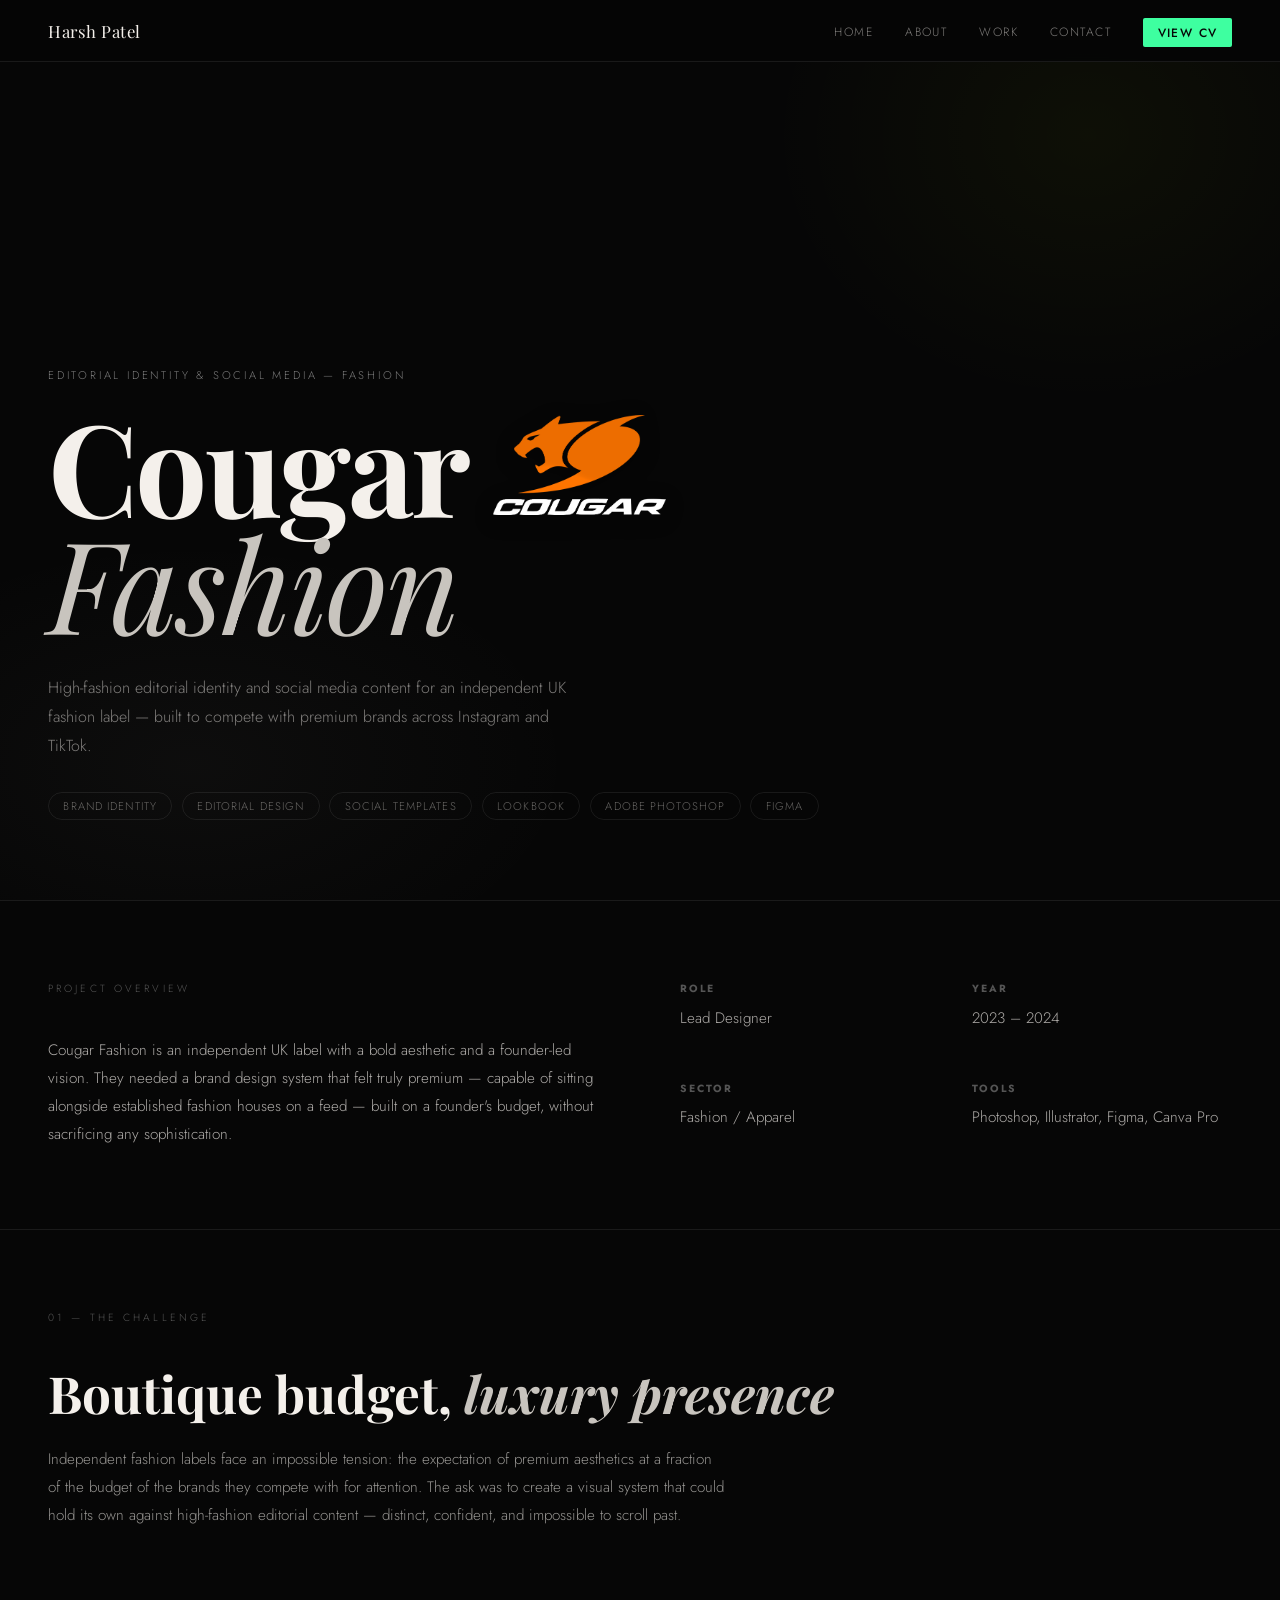
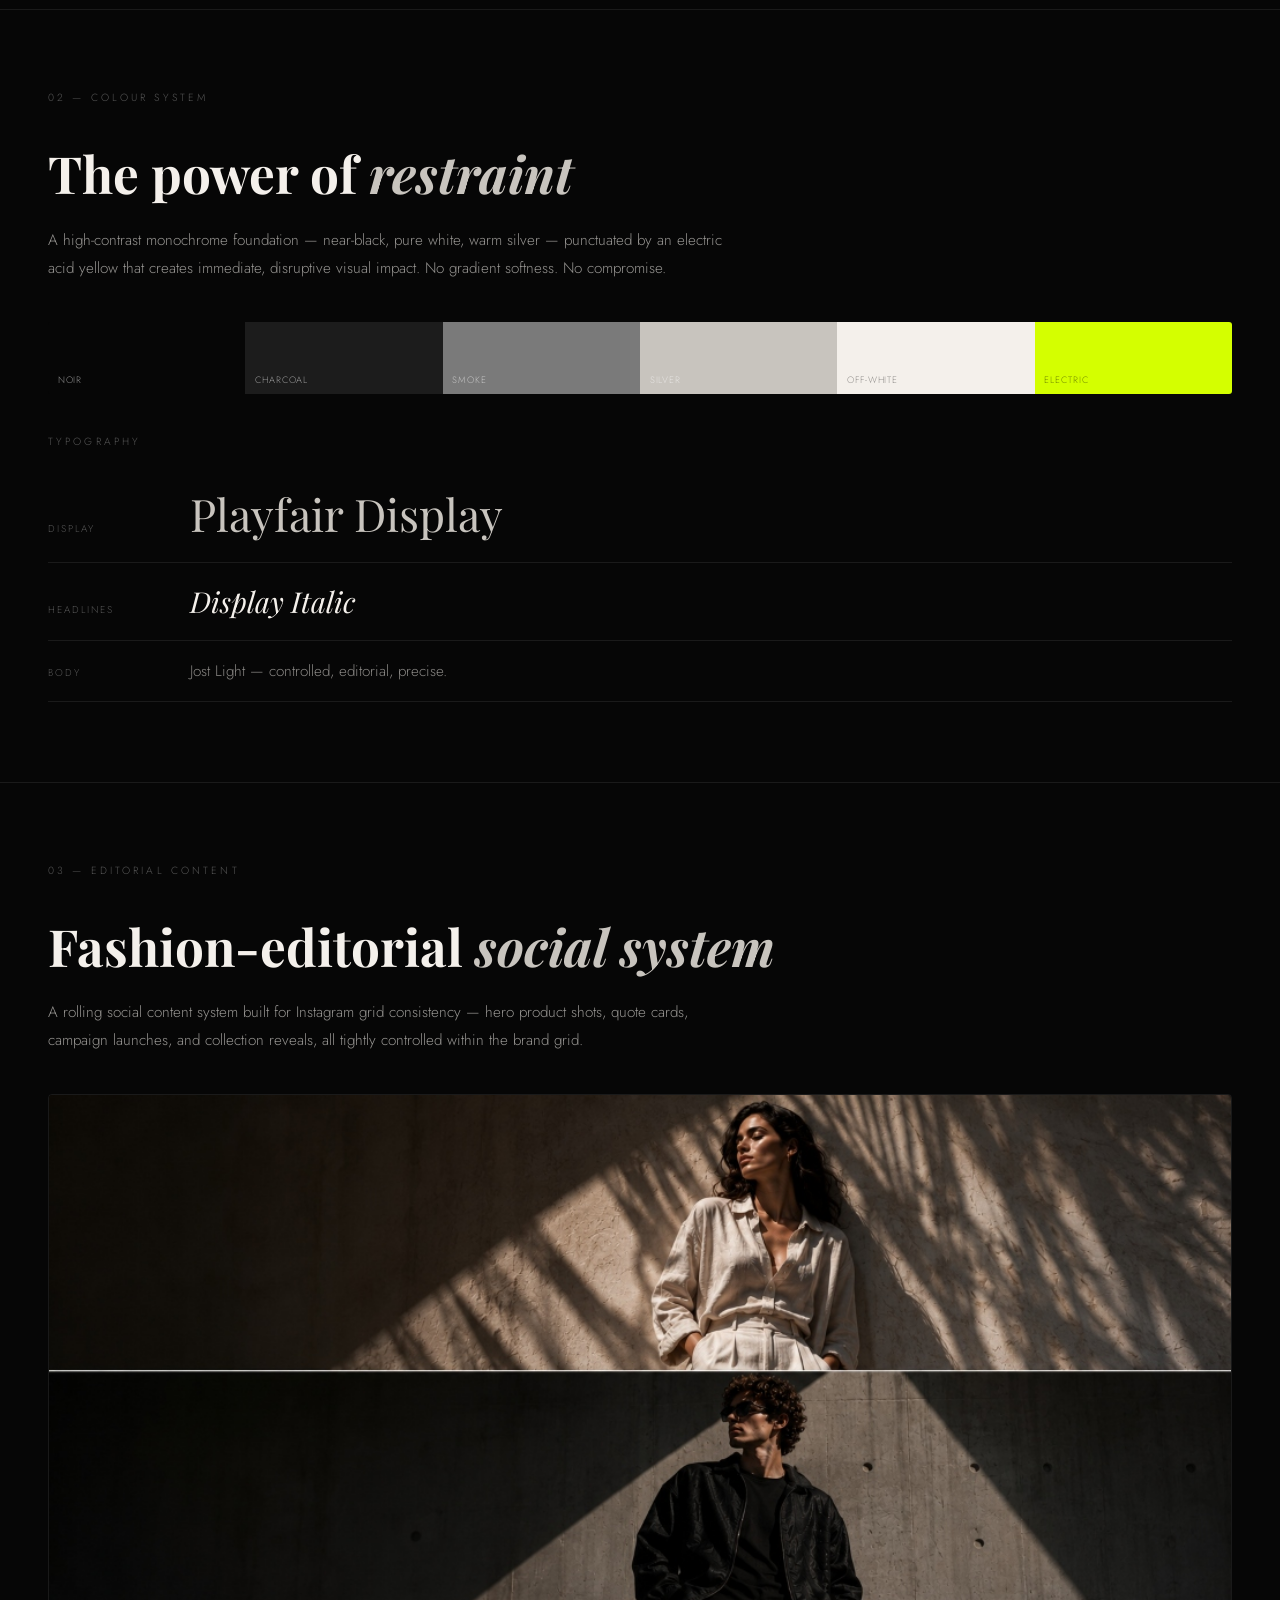
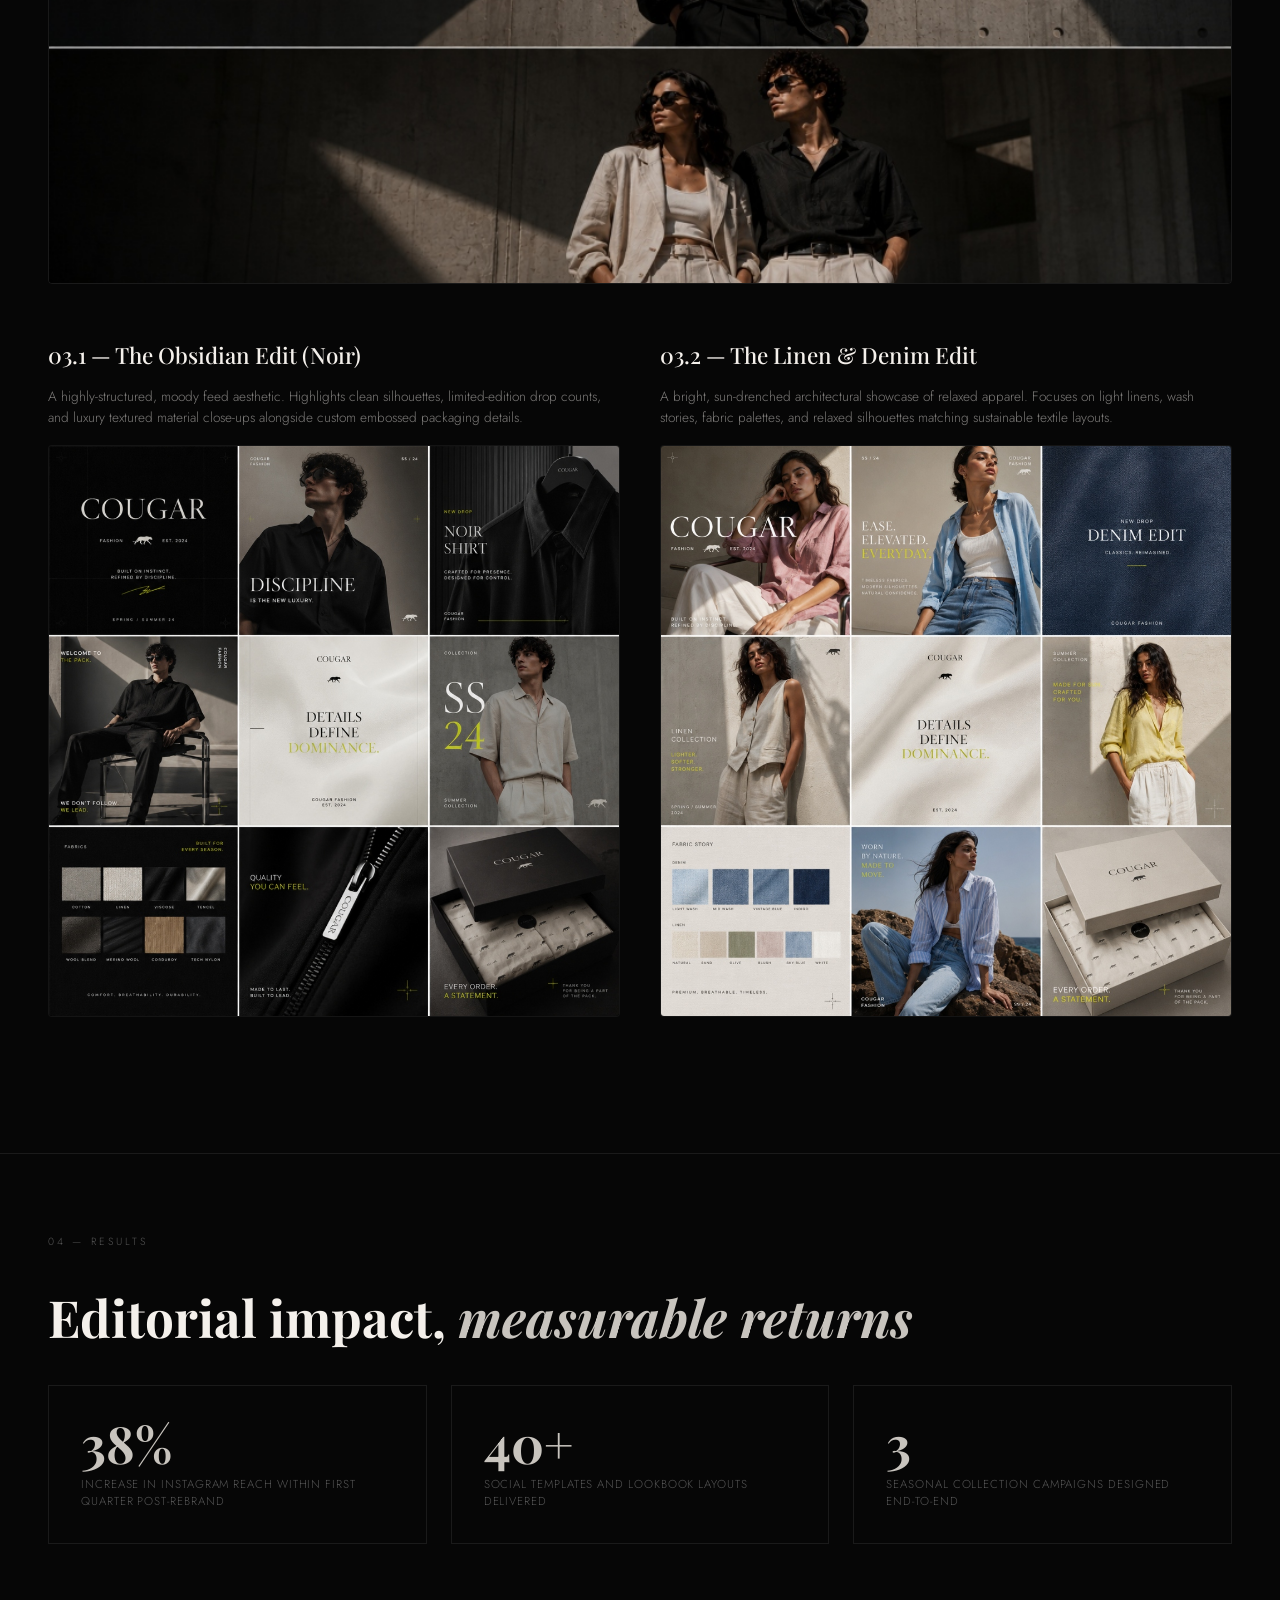
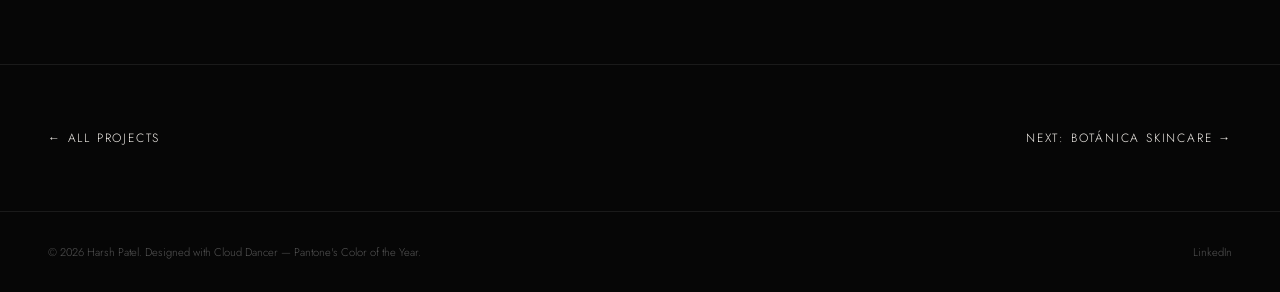
<file: cougar-fashion.html>
<!DOCTYPE html>
<html lang="en">
<head>
<meta charset="UTF-8">
<meta name="viewport" content="width=device-width, initial-scale=1.0">
<title>Cougar Fashion — Case Study | Harsh Patel</title>
<link rel="preconnect" href="https://fonts.googleapis.com">
<link rel="preconnect" href="https://fonts.gstatic.com" crossorigin>
<link href="https://fonts.googleapis.com/css2?family=Playfair+Display:ital,wght@0,400;0,700;1,400&family=Jost:wght@300;400;500;600&display=swap" rel="stylesheet">
<style>
  :root {
    --bg: #060606; --fg: #f4f0eb; --accent: #3EFFA0;
    --brand-silver: #c8c4be; --brand-white: #f4f0eb; --brand-char: #1c1c1c;
    --brand-elec: #d4ff00; --brand-mid: #7a7a7a;
    --muted: #555; --border: rgba(255,255,255,0.08);
  }
  * { margin:0; padding:0; box-sizing:border-box; }
  html { scroll-behavior:smooth; }
  body { background:var(--bg); color:var(--fg); font-family:'Jost',sans-serif; font-weight:300; overflow-x:hidden; }

  nav { position:fixed; top:0; left:0; right:0; display:flex; align-items:center; justify-content:space-between; padding:1.2rem 3rem; background:rgba(6,6,6,0.92); backdrop-filter:blur(12px); border-bottom:1px solid var(--border); z-index:100; }
  nav .logo { font-family:'Playfair Display',serif; font-size:1.05rem; letter-spacing:0.03em; color:var(--fg); text-decoration:none; }
  nav ul { display:flex; gap:2rem; list-style:none; }
  nav ul a { color:rgba(244,240,235,0.5); font-size:0.75rem; text-decoration:none; letter-spacing:0.12em; text-transform:uppercase; transition:color 0.2s; }
  nav ul a:hover { color:var(--fg); }
  nav .cv-link { background:var(--accent); color:#060606 !important; padding:0.35rem 0.9rem; border-radius:2px; font-weight:500; }

  .hero { min-height:100vh; display:flex; flex-direction:column; justify-content:flex-end; padding:8rem 3rem 5rem; position:relative; overflow:hidden; }
  .hero-bg { position:absolute; inset:0; background:radial-gradient(ellipse 50% 60% at 85% 15%, rgba(212,255,0,0.04) 0%, transparent 50%), radial-gradient(ellipse 60% 50% at 15% 85%, rgba(200,196,190,0.04) 0%, transparent 50%), #060606; }
  .hero-label { font-size:0.7rem; letter-spacing:0.25em; text-transform:uppercase; color:var(--brand-mid); margin-bottom:1.5rem; position:relative; }
  .hero h1 { font-family:'Playfair Display',serif; font-size:clamp(4rem,10vw,8.5rem); font-weight:700; line-height:0.92; letter-spacing:-0.02em; position:relative; color:var(--fg); display: flex; align-items: center; flex-wrap: wrap; }
  
  /* Official Cougar Brand Logo Styles */
  .hero-brand-logo {
    height: clamp(55px, 8vw, 100px);
    width: auto;
    object-fit: contain;
    margin-left: 1.5rem;
    transition: transform 0.4s cubic-bezier(0.16, 1, 0.3, 1), filter 0.4s;
    vertical-align: middle;
    filter: drop-shadow(0 4px 10px rgba(0,0,0,0.4));
  }
  .hero h1:hover .hero-brand-logo {
    transform: scale(1.08) rotate(3deg);
    filter: drop-shadow(0 8px 24px rgba(254, 80, 0, 0.45));
  }

  .hero h1 em { font-style:italic; font-weight:400; color:var(--brand-silver); width: 100%; }
  .hero-sub { margin-top:2rem; max-width:520px; font-size:1rem; line-height:1.8; color:rgba(244,240,235,0.5); position:relative; }
  .hero-tags { display:flex; gap:0.6rem; margin-top:2rem; flex-wrap:wrap; position:relative; }
  .tag { border:1px solid var(--border); padding:0.3rem 0.9rem; border-radius:100px; font-size:0.7rem; letter-spacing:0.1em; text-transform:uppercase; color:rgba(244,240,235,0.4); }

  .overview { padding:5rem 3rem; display:grid; grid-template-columns:1fr 1fr; gap:5rem; border-top:1px solid var(--border); }
  .overview-grid { display:grid; grid-template-columns:1fr 1fr; gap:2rem; }
  .overview-stat h3 { font-size:0.65rem; letter-spacing:0.2em; text-transform:uppercase; color:var(--muted); margin-bottom:0.6rem; }
  .overview-stat p { font-size:0.95rem; line-height:1.6; color:rgba(244,240,235,0.7); }

  section { padding:5rem 3rem; border-top:1px solid var(--border); }
  .section-label { font-size:0.65rem; letter-spacing:0.3em; text-transform:uppercase; color:var(--muted); margin-bottom:2.5rem; }
  .section-title { font-family:'Playfair Display',serif; font-size:clamp(2rem,4vw,3.2rem); line-height:1.1; margin-bottom:1.5rem; }
  .section-title em { font-style:italic; color:var(--brand-silver); }
  .section-body { font-size:0.95rem; line-height:1.85; color:rgba(244,240,235,0.6); max-width:680px; }

  .palette-row { display:flex; margin:2.5rem 0; border-radius:3px; overflow:hidden; height:72px; }
  .swatch { flex:1; position:relative; }
  .swatch-label { position:absolute; bottom:0.5rem; left:0.6rem; font-size:0.58rem; letter-spacing:0.1em; text-transform:uppercase; color:rgba(255,255,255,0.55); }
  .swatch.dark .swatch-label { color:rgba(0,0,0,0.5); }

  .type-row { padding:1.2rem 0; border-bottom:1px solid var(--border); display:flex; align-items:baseline; gap:2rem; }
  .type-label { font-size:0.62rem; letter-spacing:0.2em; text-transform:uppercase; color:var(--muted); min-width:110px; }

  /* Editorial grid */
  .editorial-grid { display:grid; grid-template-columns:2fr 1fr; gap:1px; margin:2.5rem 0; background:var(--border); }
  .editorial-col { display:flex; flex-direction:column; gap:1px; }
  .editorial-card { background:#0e0e0e; display:flex; align-items:center; justify-content:center; overflow:hidden; }
  .editorial-card.tall { aspect-ratio:3/4; }
  .editorial-card.wide { aspect-ratio:16/7; }
  .editorial-card.square { aspect-ratio:1; }
  .edit-post { width:100%; height:100%; display:flex; flex-direction:column; align-items:center; justify-content:center; gap:0.4rem; padding:1.5rem; text-align:center; }

  /* lookbook strip */
  .lookbook { display:flex; gap:1px; margin:2rem 0; background:var(--border); overflow:hidden; }
  .look { flex:1; aspect-ratio:2/3; background:#0e0e0e; display:flex; flex-direction:column; justify-content:flex-end; padding:1rem; position:relative; overflow:hidden; }
  .look-num { position:absolute; top:0.8rem; left:0.8rem; font-family:'Playfair Display',serif; font-size:2.5rem; font-weight:700; color:rgba(255,255,255,0.04); line-height:1; }
  .look-label { font-size:0.58rem; letter-spacing:0.2em; text-transform:uppercase; color:var(--brand-mid); }
  .look-name { font-family:'Playfair Display',serif; font-size:0.9rem; color:var(--fg); margin-top:0.2rem; }

  .results-grid { display:grid; grid-template-columns:repeat(3,1fr); gap:1.5rem; margin:2.5rem 0; }
  .result-item { padding:2rem; border:1px solid var(--border); }
  .result-num { font-family:'Playfair Display',serif; font-size:3.2rem; font-weight:700; color:var(--brand-silver); line-height:1; margin-bottom:0.4rem; }
  .result-label { font-size:0.72rem; letter-spacing:0.08em; text-transform:uppercase; color:var(--muted); line-height:1.5; }

  .nav-strip { padding:4rem 3rem; border-top:1px solid var(--border); display:flex; justify-content:space-between; align-items:center; }
  .nav-strip a { color:var(--fg); text-decoration:none; font-size:0.75rem; letter-spacing:0.15em; text-transform:uppercase; transition:color 0.2s; }
  .nav-strip a:hover { color:var(--accent); }

  footer { padding:2rem 3rem; border-top:1px solid var(--border); display:flex; justify-content:space-between; align-items:center; }
  footer p { font-size:0.7rem; color:var(--muted); }
  footer a { color:var(--muted); text-decoration:none; font-size:0.7rem; }
  footer a:hover { color:var(--accent); }

  @keyframes fadeUp { from{opacity:0;transform:translateY(24px);} to{opacity:1;transform:translateY(0);} }
  .hero-label{animation:fadeUp 0.8s 0.1s ease both;} .hero h1{animation:fadeUp 0.9s 0.25s ease both;} .hero-sub{animation:fadeUp 0.8s 0.4s ease both;} .hero-tags{animation:fadeUp 0.8s 0.55s ease both;}

  /* Campaign and Feed systems styles */
  .social-systems-grid {
    display: grid;
    grid-template-columns: 1fr 1fr;
    gap: 2.5rem;
    margin: 3.5rem 0;
  }
  .social-grid-card {
    display: flex;
    flex-direction: column;
    gap: 1rem;
  }
  .social-grid-card h3 {
    font-family: 'Playfair Display', serif;
    font-size: 1.4rem;
    color: var(--fg);
    font-weight: 500;
  }
  .social-grid-card p {
    font-size: 0.85rem;
    color: rgba(244,240,235,0.5);
    line-height: 1.6;
  }
  .social-grid-image-wrap {
    border: 1px solid var(--border);
    border-radius: 4px;
    overflow: hidden;
    background: #000;
    transition: transform 0.4s cubic-bezier(0.16, 1, 0.3, 1), border-color 0.3s;
  }
  .social-grid-image-wrap:hover {
    transform: translateY(-4px);
    border-color: rgba(212,255,0,0.3);
  }
  .social-grid-image-wrap img {
    width: 100%;
    display: block;
  }
  .editorial-hero-banner {
    margin: 2.5rem 0;
    width: 100%;
    border-radius: 4px;
    overflow: hidden;
    border: 1px solid var(--border);
    transition: border-color 0.3s;
  }
  .editorial-hero-banner:hover {
    border-color: rgba(200,196,190,0.3);
  }
  .editorial-hero-banner img {
    width: 100%;
    display: block;
    object-fit: cover;
  }

  @media(max-width:768px){
    nav{padding:1rem 1.5rem;} nav ul{display:none;}
    .hero,section,.overview,.nav-strip,footer{padding-left:1.5rem;padding-right:1.5rem;}
    .overview{grid-template-columns:1fr;gap:2.5rem;}
    .results-grid{grid-template-columns:1fr 1fr;}
    .editorial-grid{grid-template-columns:1fr;}
    .lookbook{flex-wrap:wrap;}
    .social-systems-grid { grid-template-columns: 1fr; gap: 2rem; }
  }
</style>
</head>
<body>

<nav>
  <a href="behance.html" class="logo">Harsh Patel</a>
  <ul>
    <li><a href="behance.html">Home</a></li>
    <li><a href="behance.html#about">About</a></li>
    <li><a href="behance.html#work">Work</a></li>
    <li><a href="behance.html#contact">Contact</a></li>
    <li><a href="cv.html" class="cv-link">View CV</a></li>
  </ul>
</nav>

<div class="hero">
  <div class="hero-bg"></div>
  <div class="hero-label">Editorial Identity &amp; Social Media — Fashion</div>
  <h1>Cougar<img src="cougar_official_logo.png" alt="Cougar Logo" class="hero-brand-logo" /><br><em>Fashion</em></h1>
  <p class="hero-sub">High-fashion editorial identity and social media content for an independent UK fashion label — built to compete with premium brands across Instagram and TikTok.</p>
  <div class="hero-tags">
    <span class="tag">Brand Identity</span>
    <span class="tag">Editorial Design</span>
    <span class="tag">Social Templates</span>
    <span class="tag">Lookbook</span>
    <span class="tag">Adobe Photoshop</span>
    <span class="tag">Figma</span>
  </div>
</div>

<div class="overview">
  <div>
    <div class="section-label">Project Overview</div>
    <p class="section-body" style="max-width:100%;color:rgba(244,240,235,0.7)">
      Cougar Fashion is an independent UK label with a bold aesthetic and a founder-led vision. They needed a brand design system that felt truly premium — capable of sitting alongside established fashion houses on a feed — built on a founder's budget, without sacrificing any sophistication.
    </p>
  </div>
  <div class="overview-grid">
    <div class="overview-stat"><h3>Role</h3><p>Lead Designer</p></div>
    <div class="overview-stat"><h3>Year</h3><p>2023 – 2024</p></div>
    <div class="overview-stat"><h3>Sector</h3><p>Fashion / Apparel</p></div>
    <div class="overview-stat"><h3>Tools</h3><p>Photoshop, Illustrator, Figma, Canva Pro</p></div>
  </div>
</div>

<section>
  <div class="section-label">01 — The Challenge</div>
  <h2 class="section-title">Boutique budget, <em>luxury presence</em></h2>
  <p class="section-body">Independent fashion labels face an impossible tension: the expectation of premium aesthetics at a fraction of the budget of the brands they compete with for attention. The ask was to create a visual system that could hold its own against high-fashion editorial content — distinct, confident, and impossible to scroll past.</p>
</section>

<section>
  <div class="section-label">02 — Colour System</div>
  <h2 class="section-title">The power of <em>restraint</em></h2>
  <p class="section-body">A high-contrast monochrome foundation — near-black, pure white, warm silver — punctuated by an electric acid yellow that creates immediate, disruptive visual impact. No gradient softness. No compromise.</p>
  <div class="palette-row">
    <div class="swatch" style="background:#060606"><span class="swatch-label">Noir</span></div>
    <div class="swatch" style="background:#1c1c1c"><span class="swatch-label">Charcoal</span></div>
    <div class="swatch" style="background:#7a7a7a"><span class="swatch-label">Smoke</span></div>
    <div class="swatch" style="background:#c8c4be"><span class="swatch-label">Silver</span></div>
    <div class="swatch dark" style="background:#f4f0eb"><span class="swatch-label" style="color:rgba(0,0,0,0.4)">Off-White</span></div>
    <div class="swatch dark" style="background:#d4ff00"><span class="swatch-label" style="color:rgba(0,0,0,0.45)">Electric</span></div>
  </div>
  <div style="margin-top:2.5rem">
    <div class="section-label" style="margin-bottom:1rem">Typography</div>
    <div class="type-row">
      <span class="type-label">Display</span>
      <span style="font-family:'Playfair Display',serif; font-size:2.8rem; color:var(--brand-silver)">Playfair Display</span>
    </div>
    <div class="type-row">
      <span class="type-label">Headlines</span>
      <span style="font-family:'Playfair Display',serif; font-size:1.8rem; font-style:italic; color:var(--fg)">Display <em>Italic</em></span>
    </div>
    <div class="type-row">
      <span class="type-label">Body</span>
      <span style="font-family:'Jost',sans-serif; font-size:0.95rem; color:rgba(244,240,235,0.55)">Jost Light — controlled, editorial, precise.</span>
    </div>
  </div>
</section>

<section>
  <div class="section-label">03 — Editorial Content</div>
  <h2 class="section-title">Fashion-editorial <em>social system</em></h2>
  <p class="section-body" style="margin-bottom:2rem">A rolling social content system built for Instagram grid consistency — hero product shots, quote cards, campaign launches, and collection reveals, all tightly controlled within the brand grid.</p>

  <!-- WIDESCREEN CAMPAIGN EDITORIAL -->
  <div class="editorial-hero-banner">
    <img src="cougar_editorial_shadows.jpg" alt="Cougar Editorial Campaign — Architectural Shadows" />
  </div>

  <!-- INSTAGRAM SOCIAL SYSTEMS SIDE-BY-SIDE -->
  <div class="social-systems-grid">
    <div class="social-grid-card">
      <h3>03.1 — The Obsidian Edit (Noir)</h3>
      <p>A highly-structured, moody feed aesthetic. Highlights clean silhouettes, limited-edition drop counts, and luxury textured material close-ups alongside custom embossed packaging details.</p>
      <div class="social-grid-image-wrap">
        <img src="cougar_social_dark.jpg" alt="Instagram Editorial Feed — The Obsidian Noir Edit" />
      </div>
    </div>
    <div class="social-grid-card">
      <h3>03.2 — The Linen &amp; Denim Edit</h3>
      <p>A bright, sun-drenched architectural showcase of relaxed apparel. Focuses on light linens, wash stories, fabric palettes, and relaxed silhouettes matching sustainable textile layouts.</p>
      <div class="social-grid-image-wrap">
        <img src="cougar_social_light.jpg" alt="Instagram Editorial Feed — Light Linen &amp; Denim Edit" />
      </div>
    </div>
  </div>
</section>

<section>
  <div class="section-label">04 — Results</div>
  <h2 class="section-title">Editorial impact, <em>measurable returns</em></h2>
  <div class="results-grid">
    <div class="result-item">
      <div class="result-num">38%</div>
      <div class="result-label">Increase in Instagram reach within first quarter post-rebrand</div>
    </div>
    <div class="result-item">
      <div class="result-num">40+</div>
      <div class="result-label">Social templates and lookbook layouts delivered</div>
    </div>
    <div class="result-item">
      <div class="result-num">3</div>
      <div class="result-label">Seasonal collection campaigns designed end-to-end</div>
    </div>
  </div>
</section>

<div class="nav-strip">
  <a href="behance.html#work">← All Projects</a>
  <a href="botanica-skincare.html">Next: Botánica Skincare →</a>
</div>

<footer>
  <p>© 2026 Harsh Patel. Designed with Cloud Dancer — Pantone's Color of the Year.</p>
  <a href="https://linkedin.com/in/harshpatel2102" target="_blank" rel="noopener">LinkedIn</a>
</footer>

</body>
</html>
</file>
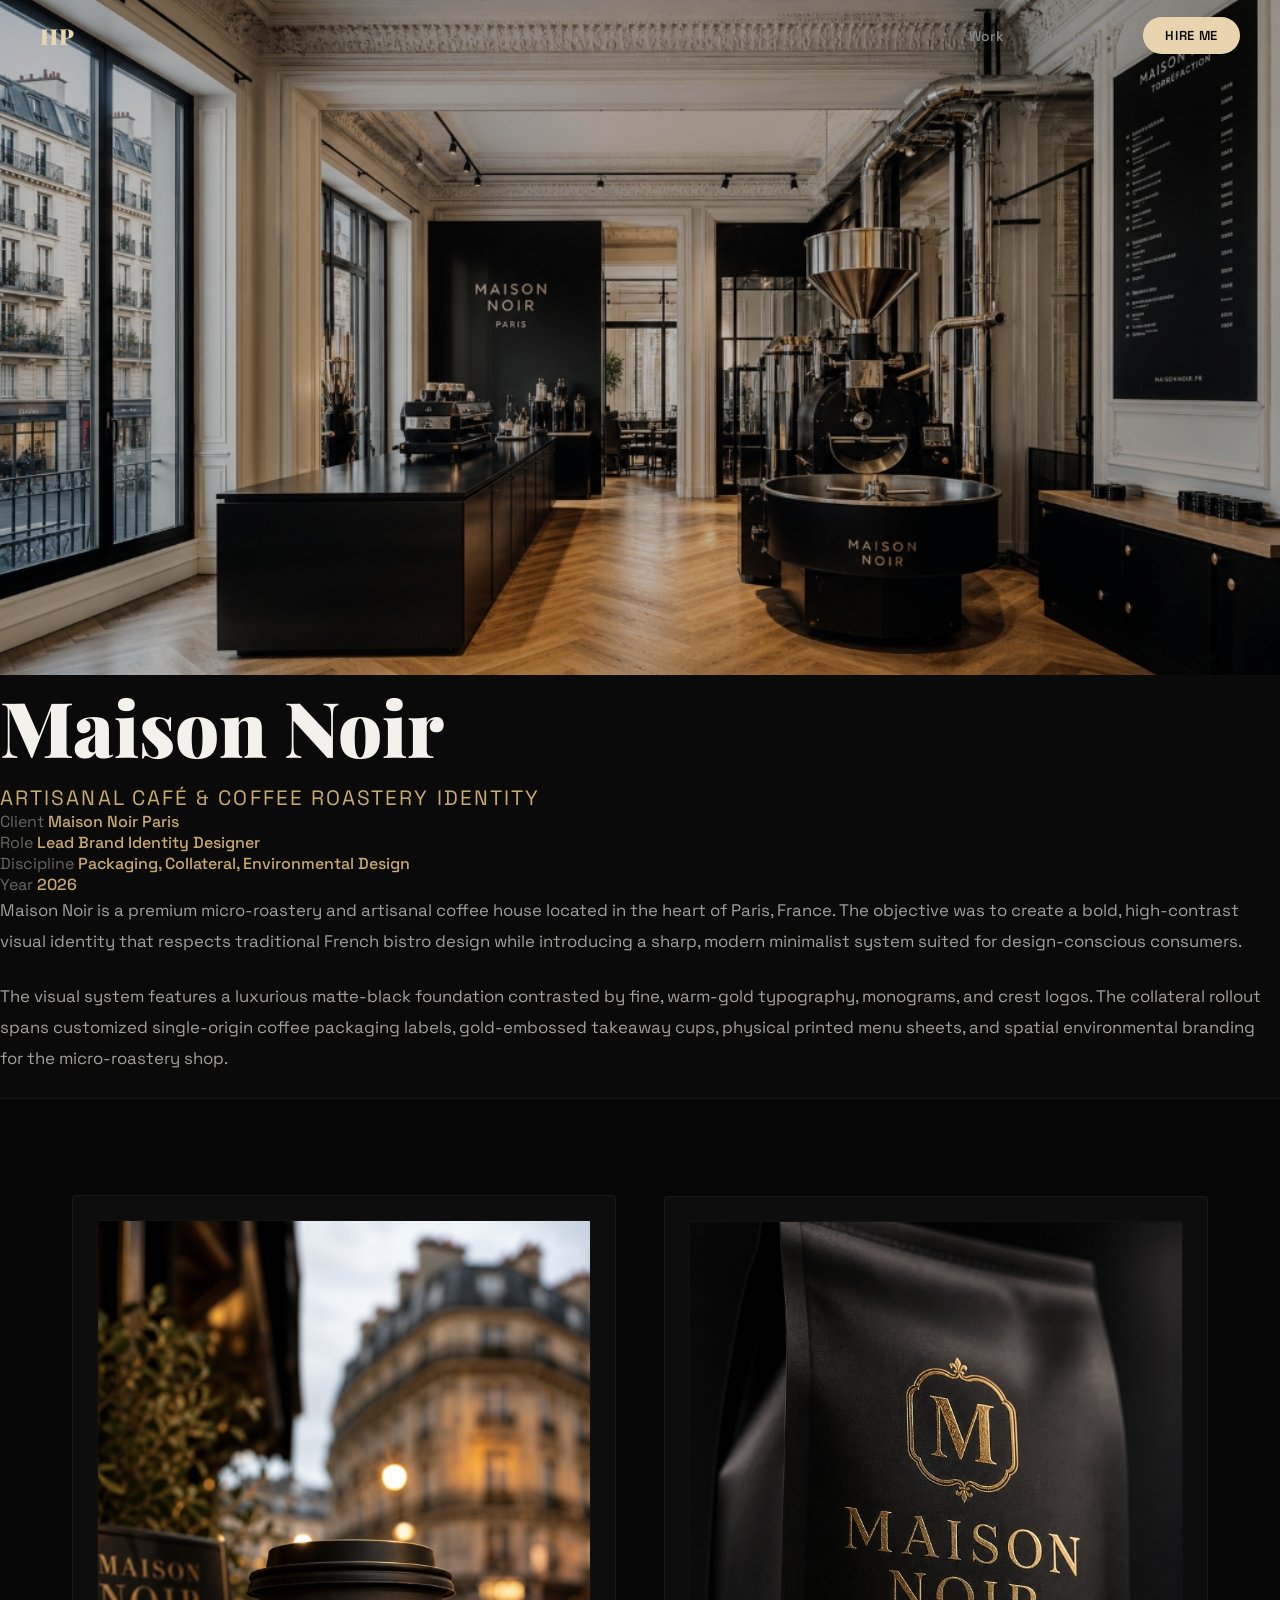
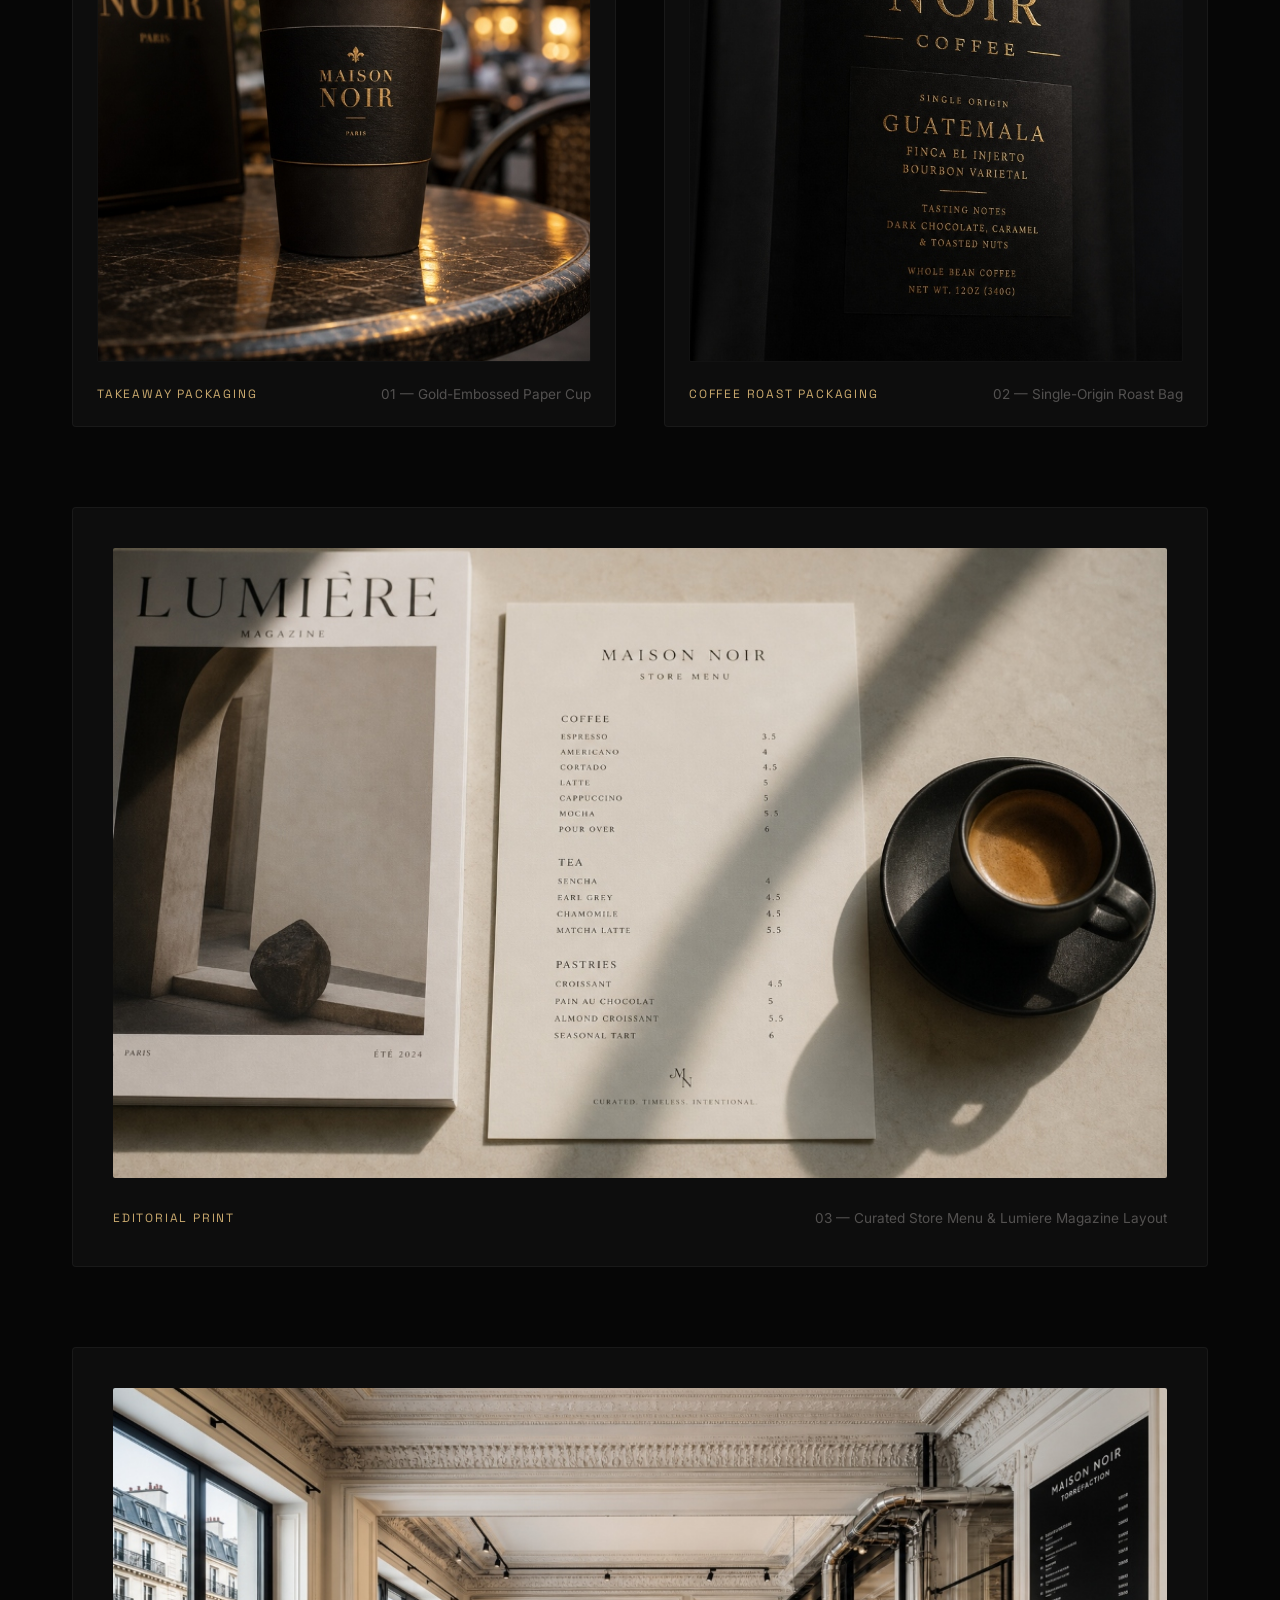
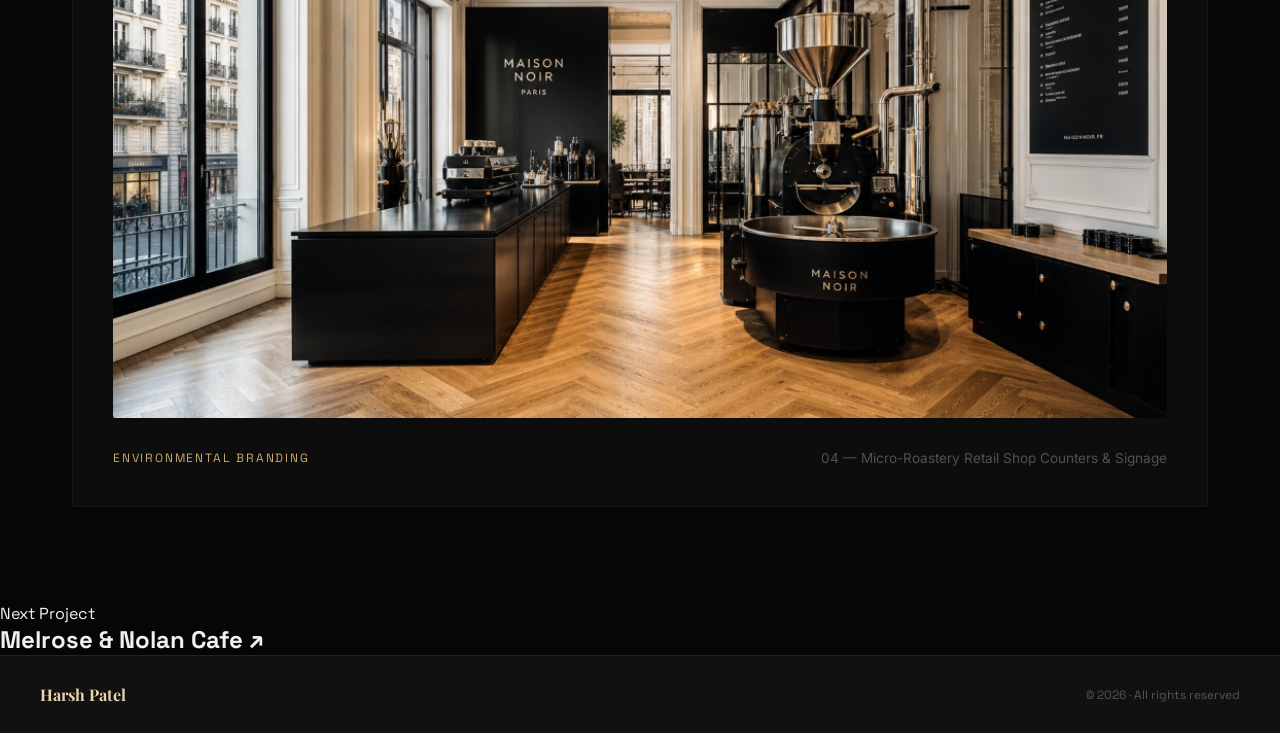
<file: maison-noir.html>
<!DOCTYPE html>
<html lang="en">
<head>
  <meta charset="UTF-8" />
  <meta name="viewport" content="width=device-width, initial-scale=1.0" />
  <title>Maison Noir Paris — Harsh Patel Portfolio</title>
  <link rel="preconnect" href="https://fonts.googleapis.com" />
  <link rel="preconnect" href="https://fonts.gstatic.com" crossorigin />
  <link href="https://fonts.googleapis.com/css2?family=Inter:wght@300;400;500;600;700&family=Playfair+Display:ital,wght@0,700;0,900;1,700&family=Space+Grotesk:wght@300;400;500;600;700&display=swap" rel="stylesheet" />
  <link rel="stylesheet" href="behance.css" />
  <style>
    /* Premium Case Study Visual System overrides for Maison Noir */
    body.project-page {
      background: #060606;
      color: #f4f0eb;
    }
    .project-hero {
      position: relative;
      height: 75vh;
      overflow: hidden;
    }
    .project-hero-img {
      width: 100%;
      height: 100%;
      object-fit: cover;
      filter: brightness(0.75);
    }
    .project-info-section {
      background: #0a0a0a;
      border-bottom: 1px solid rgba(255, 255, 255, 0.05);
    }
    .project-h1 {
      font-family: 'Playfair Display', serif;
      font-size: clamp(3rem, 6vw, 5rem);
      font-weight: 900;
      color: #f4f0eb;
    }
    .project-h2 {
      font-family: 'Space Grotesk', sans-serif;
      font-size: clamp(1rem, 2vw, 1.3rem);
      letter-spacing: 0.1em;
      text-transform: uppercase;
      color: #c9a96e; /* Warm matte gold color */
      margin-top: 0.5rem;
    }
    .meta-label {
      color: rgba(244, 240, 235, 0.4);
    }
    .meta-value {
      color: #c9a96e;
      font-weight: 500;
    }
    .project-description p {
      color: rgba(244, 240, 235, 0.65);
      line-height: 1.85;
      font-size: 1.05rem;
      margin-bottom: 1.5rem;
    }
    .presentation-container {
      max-width: 1200px;
      margin: 0 auto;
      padding: 6rem 2rem;
      display: flex;
      flex-direction: column;
      gap: 5rem;
    }
    .presentation-row {
      display: grid;
      grid-template-columns: 1fr 1fr;
      gap: 3rem;
      align-items: center;
    }
    @media (max-width: 768px) {
      .presentation-row {
        grid-template-columns: 1fr;
        gap: 2rem;
      }
    }
    .presentation-card {
      background: #0d0d0d;
      border: 1px solid rgba(255, 255, 255, 0.05);
      border-radius: 4px;
      padding: 1.5rem;
      overflow: hidden;
      transition: transform 0.4s cubic-bezier(0.16, 1, 0.3, 1), border-color 0.4s;
    }
    .presentation-card:hover {
      transform: translateY(-4px);
      border-color: rgba(201, 169, 110, 0.25);
    }
    .presentation-img {
      width: 100%;
      height: auto;
      object-fit: cover;
      border-radius: 2px;
      border: 1px solid rgba(255, 255, 255, 0.02);
    }
    .presentation-desc {
      margin-top: 1.5rem;
      font-family: 'Space Grotesk', sans-serif;
      text-transform: uppercase;
      font-size: 0.75rem;
      letter-spacing: 0.15em;
      color: #c9a96e;
      display: flex;
      justify-content: space-between;
      align-items: center;
    }
    .presentation-desc span {
      color: rgba(244, 240, 235, 0.3);
      font-family: 'Inter', sans-serif;
      text-transform: none;
      letter-spacing: 0;
      font-size: 0.85rem;
    }
    .full-width-showcase {
      width: 100%;
      background: #0d0d0d;
      border: 1px solid rgba(255, 255, 255, 0.05);
      border-radius: 4px;
      padding: 2.5rem;
      text-align: center;
    }
    .full-width-showcase img {
      width: 100%;
      max-height: 70vh;
      object-fit: cover;
      border-radius: 2px;
    }
  </style>
</head>
<body class="project-page">

  <div class="cursor-glow" id="cursorGlow"></div>

  <!-- ── NAV ── -->
  <nav class="nav" id="mainNav">
    <div class="nav-inner">
      <a href="behance.html" class="nav-logo">HP</a>
      <ul class="nav-links">
        <li><a href="behance.html#work" class="nav-link">Work</a></li>
        <li><a href="behance.html#about" class="nav-link">About</a></li>
      </ul>
      <a href="mailto:Patelharsh00745@gmail.com" class="nav-cta">Hire Me</a>
    </div>
  </nav>

  <!-- ── HERO ── -->
  <section class="project-hero">
    <img src="maison_noir_interior.jpg" alt="Maison Noir Roastery Interior" class="project-hero-img" />
  </section>

  <!-- ── PROJECT INFO ── -->
  <section class="project-info-section">
    <div class="project-info-inner reveal">
      <div class="project-title-area">
        <h1 class="project-h1">Maison Noir</h1>
        <p class="project-h2">Artisanal Café &amp; Coffee Roastery Identity</p>
      </div>

      <div class="project-meta-grid">
        <div class="meta-item">
          <span class="meta-label">Client</span>
          <span class="meta-value">Maison Noir Paris</span>
        </div>
        <div class="meta-item">
          <span class="meta-label">Role</span>
          <span class="meta-value">Lead Brand Identity Designer</span>
        </div>
        <div class="meta-item">
          <span class="meta-label">Discipline</span>
          <span class="meta-value">Packaging, Collateral, Environmental Design</span>
        </div>
        <div class="meta-item">
          <span class="meta-label">Year</span>
          <span class="meta-value">2026</span>
        </div>
      </div>

      <div class="project-description">
        <p>Maison Noir is a premium micro-roastery and artisanal coffee house located in the heart of Paris, France. The objective was to create a bold, high-contrast visual identity that respects traditional French bistro design while introducing a sharp, modern minimalist system suited for design-conscious consumers.</p>
        <p>The visual system features a luxurious matte-black foundation contrasted by fine, warm-gold typography, monograms, and crest logos. The collateral rollout spans customized single-origin coffee packaging labels, gold-embossed takeaway cups, physical printed menu sheets, and spatial environmental branding for the micro-roastery shop.</p>
      </div>
    </div>
  </section>

  <!-- ── PRESENTATION ── -->
  <section class="project-presentation">
    <div class="presentation-container reveal">

      <!-- ROW 1: Gold-Embossed Takeaway Cup & Packaging -->
      <div class="presentation-row">
        <div class="presentation-card">
          <img src="maison_noir_cup.jpg" alt="Maison Noir Gold-Embossed Cup" class="presentation-img" />
          <div class="presentation-desc">
            Takeaway Packaging
            <span>01 — Gold-Embossed Paper Cup</span>
          </div>
        </div>
        <div class="presentation-card">
          <img src="maison_noir_bag.jpg" alt="Maison Noir Single-Origin Coffee Package" class="presentation-img" />
          <div class="presentation-desc">
            Coffee Roast Packaging
            <span>02 — Single-Origin Roast Bag</span>
          </div>
        </div>
      </div>

      <!-- ROW 2: Full Width Menu Layout -->
      <div class="full-width-showcase">
        <img src="maison_noir_menu.jpg" alt="Maison Noir Editorial Store Menu" />
        <div class="presentation-desc" style="margin-top: 2rem;">
          Editorial Print
          <span>03 — Curated Store Menu &amp; Lumiere Magazine Layout</span>
        </div>
      </div>

      <!-- ROW 3: Full Width Interior Environmental Brand -->
      <div class="full-width-showcase">
        <img src="maison_noir_interior.jpg" alt="Maison Noir Roastery Counter Design" />
        <div class="presentation-desc" style="margin-top: 2rem;">
          Environmental Branding
          <span>04 — Micro-Roastery Retail Shop Counters &amp; Signage</span>
        </div>
      </div>

    </div>
  </section>

  <!-- ── NEXT PROJECT ── -->
  <section class="next-project-section">
    <a href="melrose-nolan.html" class="next-project-link">
      <span class="next-label">Next Project</span>
      <h2 class="next-title">Melrose &amp; Nolan Cafe ↗</h2>
    </a>
  </section>

  <!-- ── FOOTER ── -->
  <footer class="footer">
    <div class="footer-inner">
      <span class="footer-name">Harsh Patel</span>
      <span class="footer-copy">© 2026 · All rights reserved</span>
    </div>
  </footer>

  <script src="behance.js"></script>
</body>
</html>
</file>
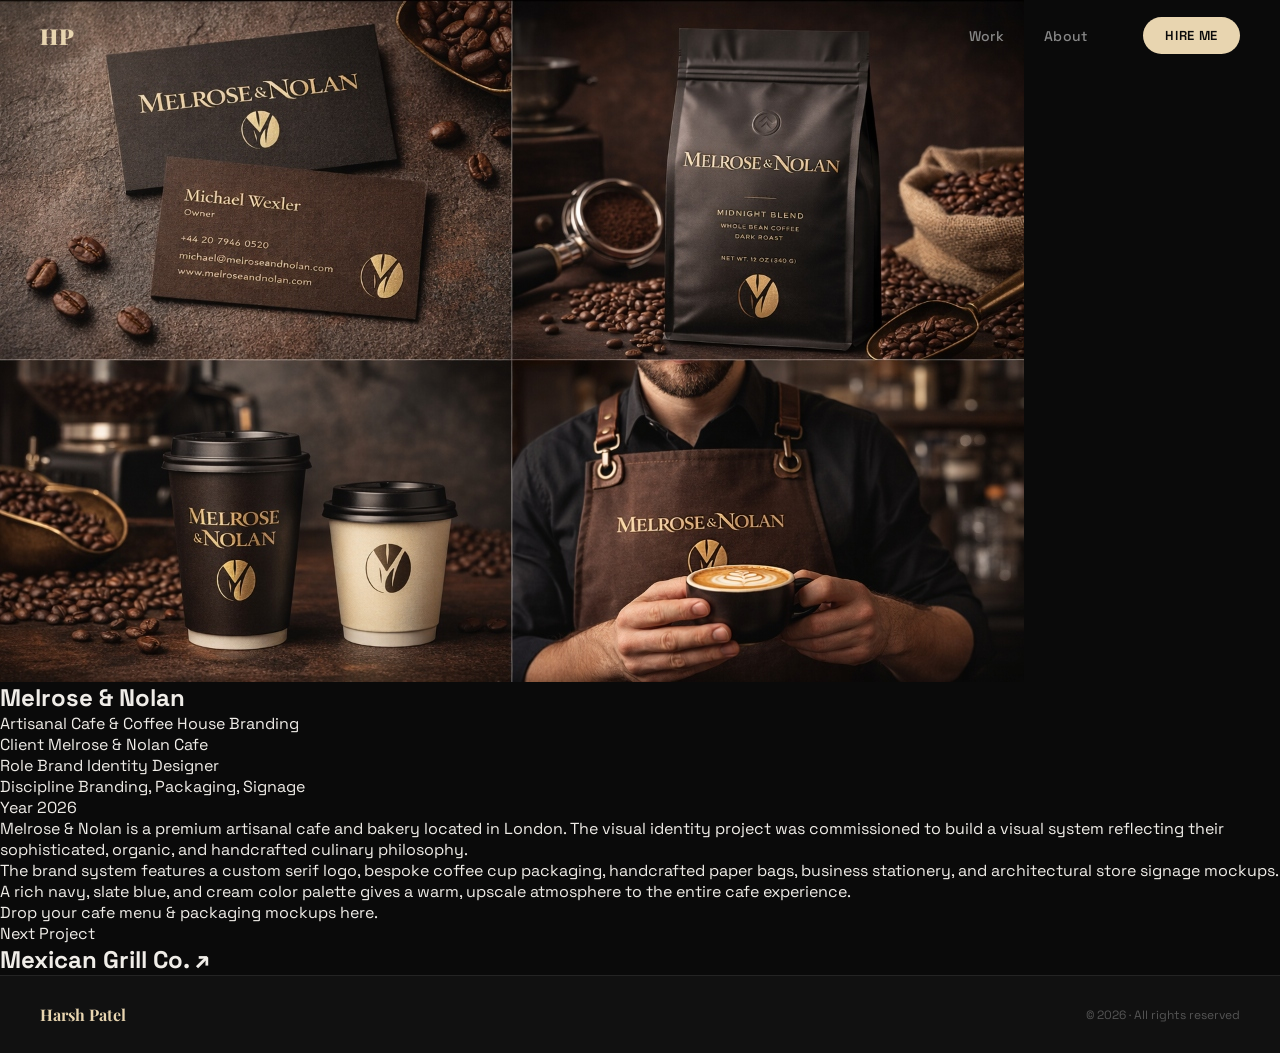
<file: melrose-nolan.html>
<!DOCTYPE html>
<html lang="en">
<head>
  <meta charset="UTF-8" />
  <meta name="viewport" content="width=device-width, initial-scale=1.0" />
  <title>Melrose & Nolan Cafe — Harsh Patel Portfolio</title>
  <link rel="preconnect" href="https://fonts.googleapis.com" />
  <link rel="preconnect" href="https://fonts.gstatic.com" crossorigin />
  <link href="https://fonts.googleapis.com/css2?family=Inter:wght@300;400;500;600;700&family=Playfair+Display:ital,wght@0,700;0,900;1,700&family=Space+Grotesk:wght@300;400;500;600;700&display=swap" rel="stylesheet" />
  <link rel="stylesheet" href="behance.css" />
</head>
<body class="project-page">

  <div class="cursor-glow" id="cursorGlow"></div>

  <nav class="nav" id="mainNav">
    <div class="nav-inner">
      <a href="behance.html" class="nav-logo">HP</a>
      <ul class="nav-links">
        <li><a href="behance.html#work" class="nav-link">Work</a></li>
        <li><a href="behance.html#about" class="nav-link">About</a></li>
      </ul>
      <a href="mailto:Patelharsh00745@gmail.com" class="nav-cta">Hire Me</a>
    </div>
  </nav>

  <section class="project-hero">
    <img src="melrose_nolan_cover.png" alt="Melrose & Nolan Cafe Cover" class="project-hero-img" />
  </section>

  <section class="project-info-section">
    <div class="project-info-inner reveal">
      <div class="project-title-area">
        <h1 class="project-h1">Melrose &amp; Nolan</h1>
        <p class="project-h2">Artisanal Cafe &amp; Coffee House Branding</p>
      </div>

      <div class="project-meta-grid">
        <div class="meta-item">
          <span class="meta-label">Client</span>
          <span class="meta-value">Melrose & Nolan Cafe</span>
        </div>
        <div class="meta-item">
          <span class="meta-label">Role</span>
          <span class="meta-value">Brand Identity Designer</span>
        </div>
        <div class="meta-item">
          <span class="meta-label">Discipline</span>
          <span class="meta-value">Branding, Packaging, Signage</span>
        </div>
        <div class="meta-item">
          <span class="meta-label">Year</span>
          <span class="meta-value">2026</span>
        </div>
      </div>

      <div class="project-description">
        <p>Melrose & Nolan is a premium artisanal cafe and bakery located in London. The visual identity project was commissioned to build a visual system reflecting their sophisticated, organic, and handcrafted culinary philosophy.</p>
        <p>The brand system features a custom serif logo, bespoke coffee cup packaging, handcrafted paper bags, business stationery, and architectural store signage mockups. A rich navy, slate blue, and cream color palette gives a warm, upscale atmosphere to the entire cafe experience.</p>
      </div>
    </div>
  </section>

  <section class="project-presentation">
    <div class="presentation-container reveal">
      <div class="image-placeholder">
        <p>Drop your cafe menu & packaging mockups here.</p>
      </div>
    </div>
  </section>

  <section class="next-project-section">
    <a href="mexican-grill.html" class="next-project-link">
      <span class="next-label">Next Project</span>
      <h2 class="next-title">Mexican Grill Co. ↗</h2>
    </a>
  </section>

  <footer class="footer">
    <div class="footer-inner">
      <span class="footer-name">Harsh Patel</span>
      <span class="footer-copy">© 2026 · All rights reserved</span>
    </div>
  </footer>

  <script src="behance.js"></script>
</body>
</html>
</file>
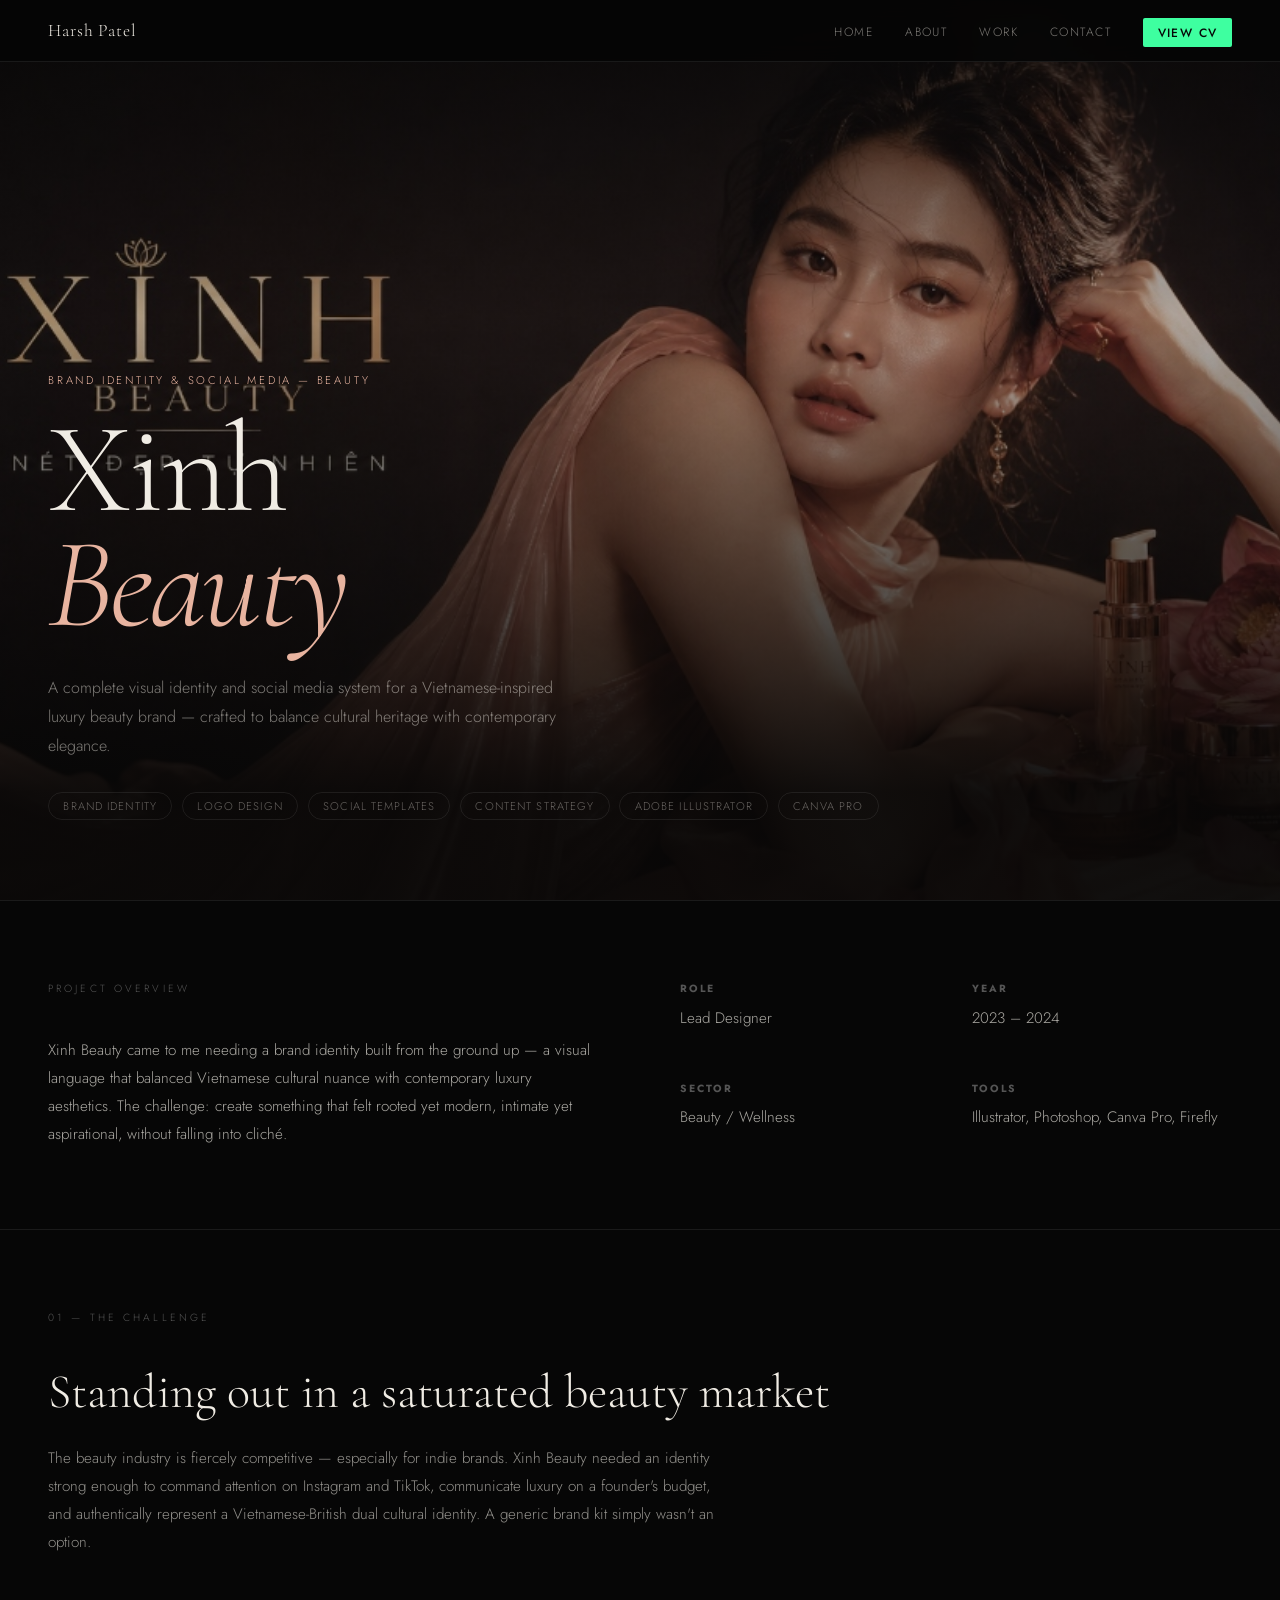
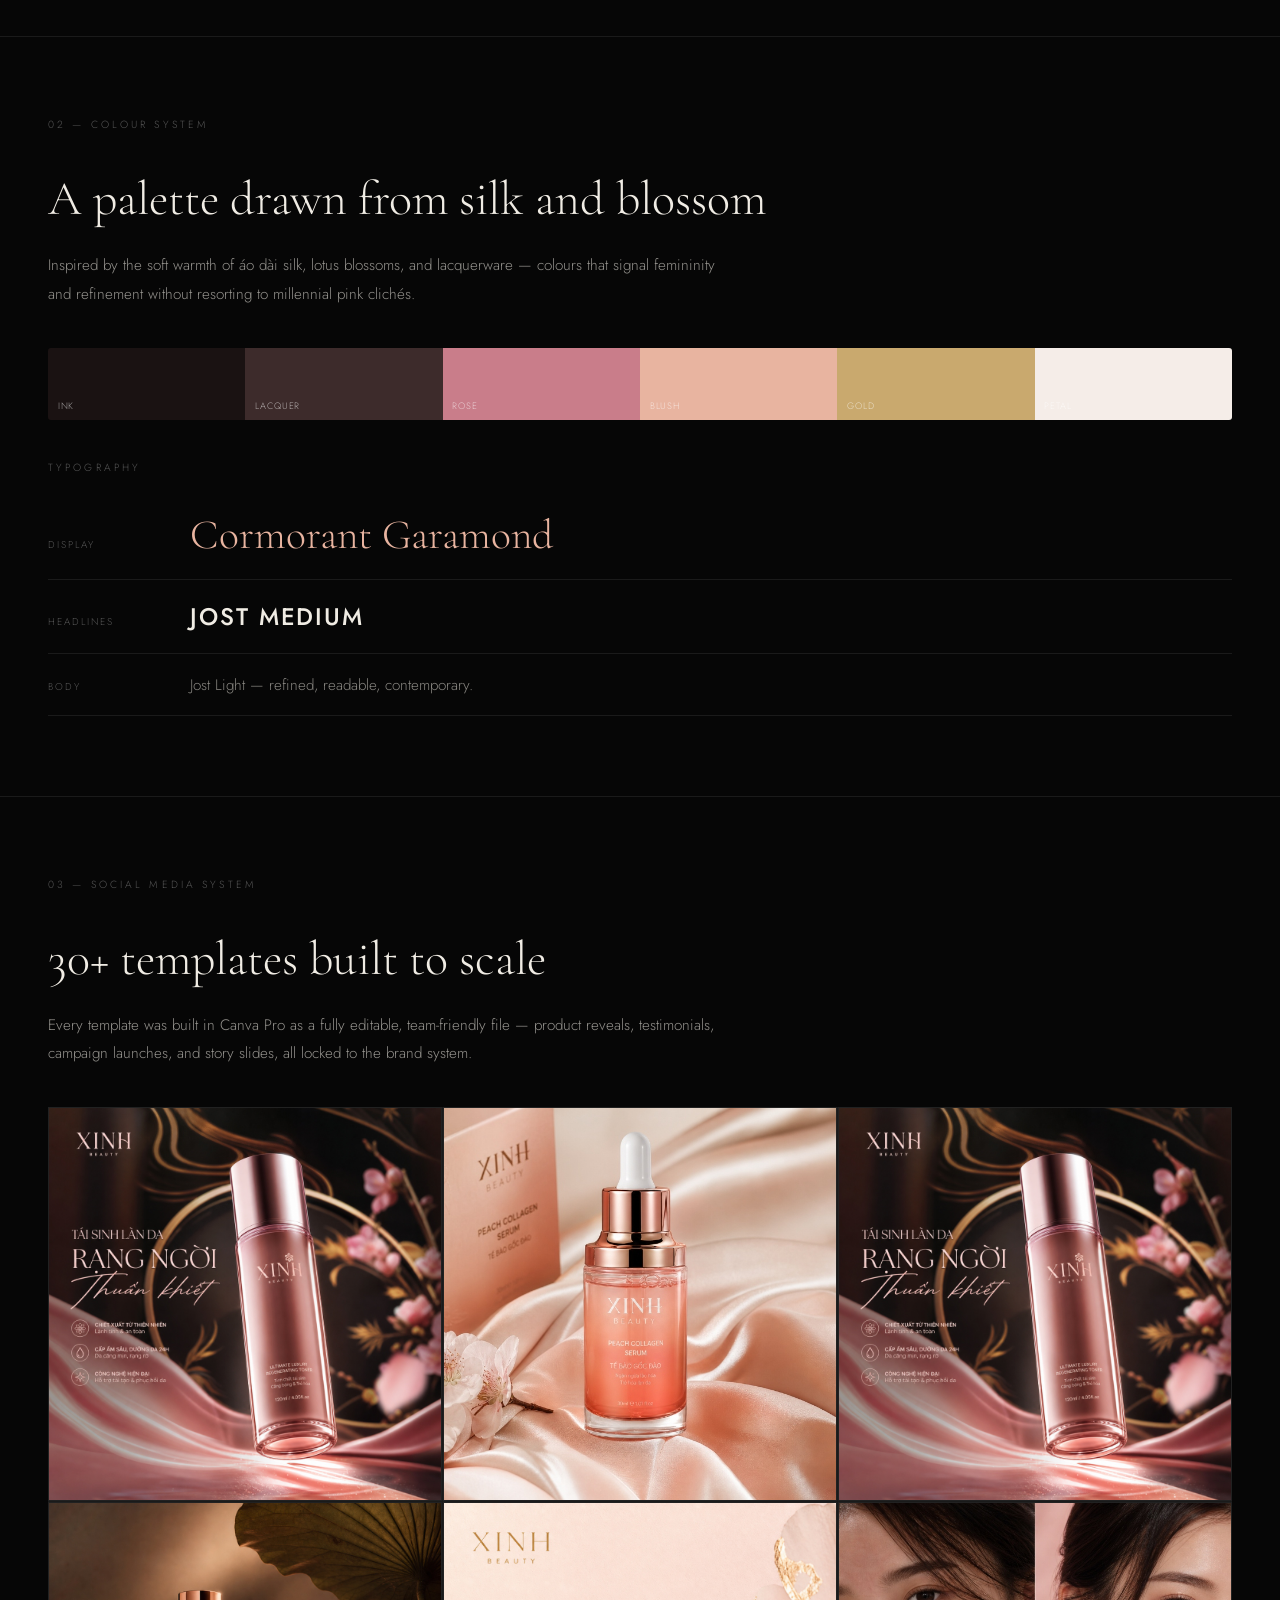
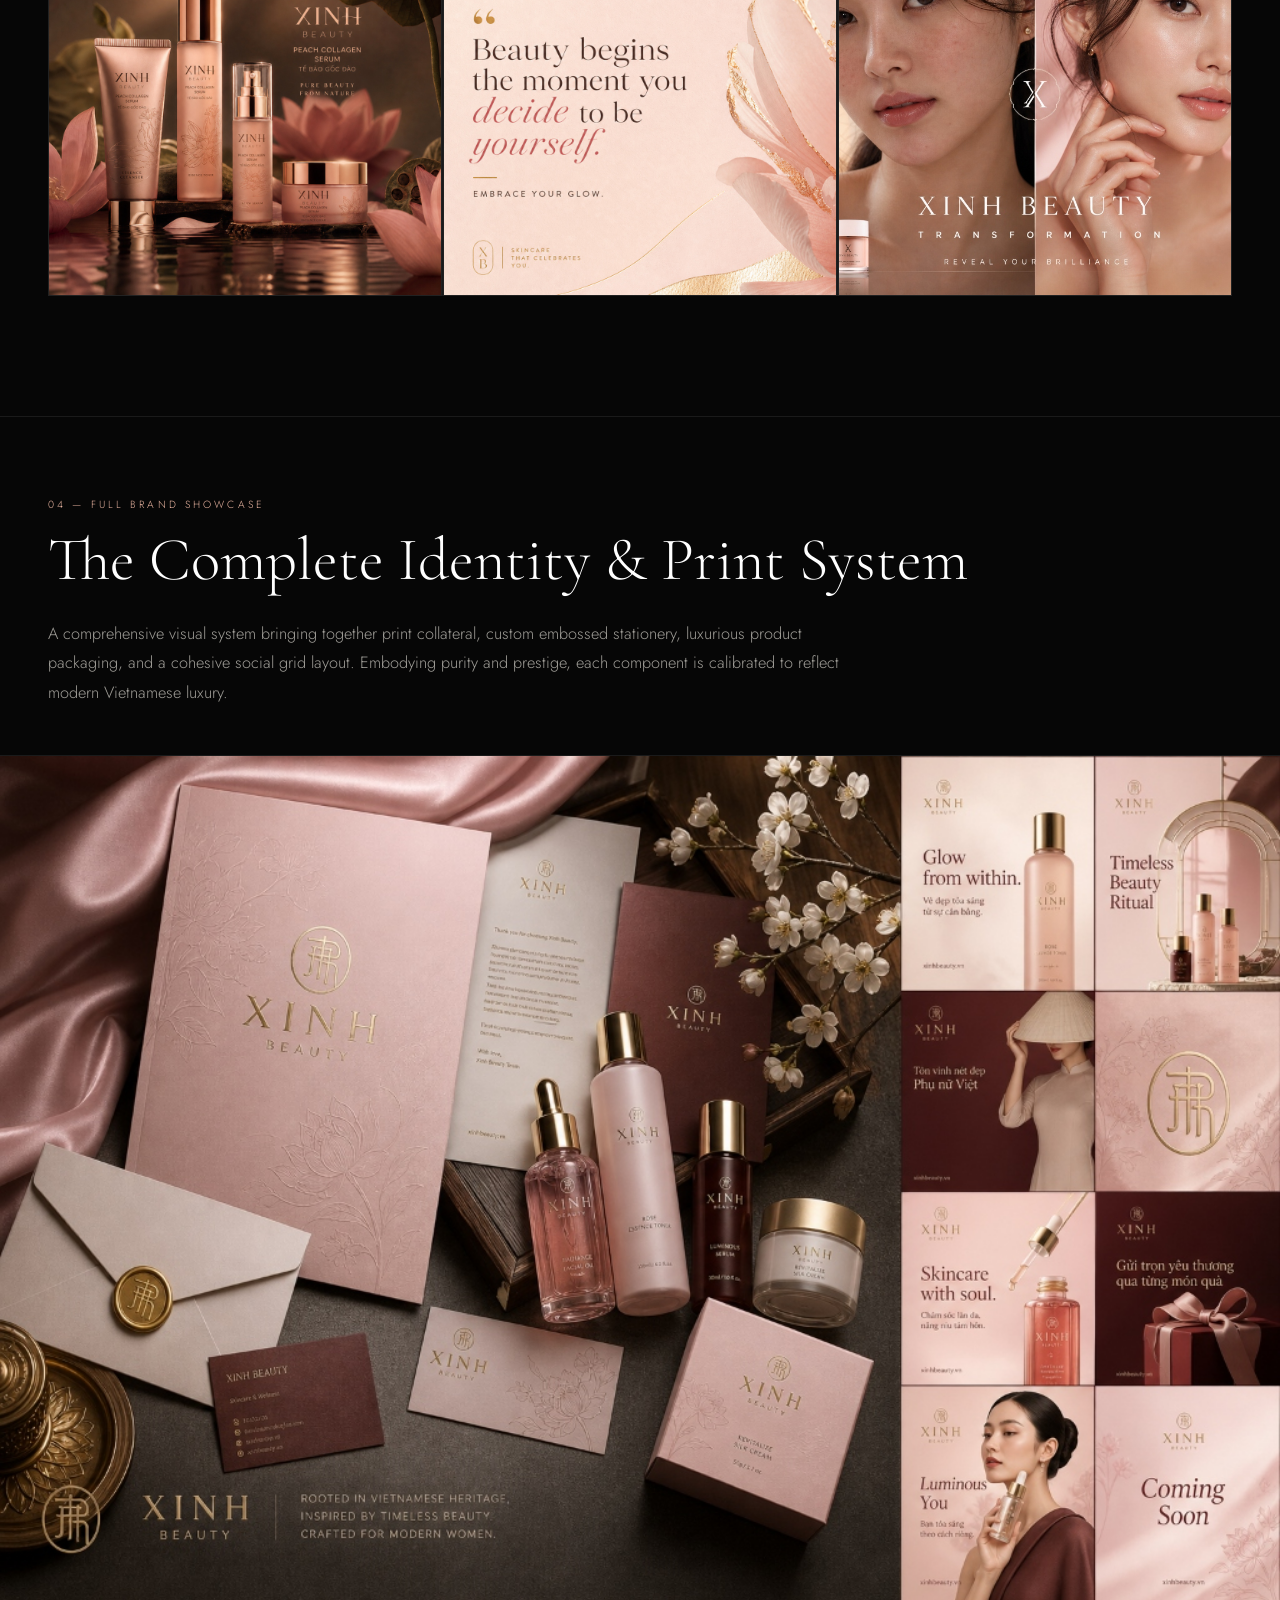
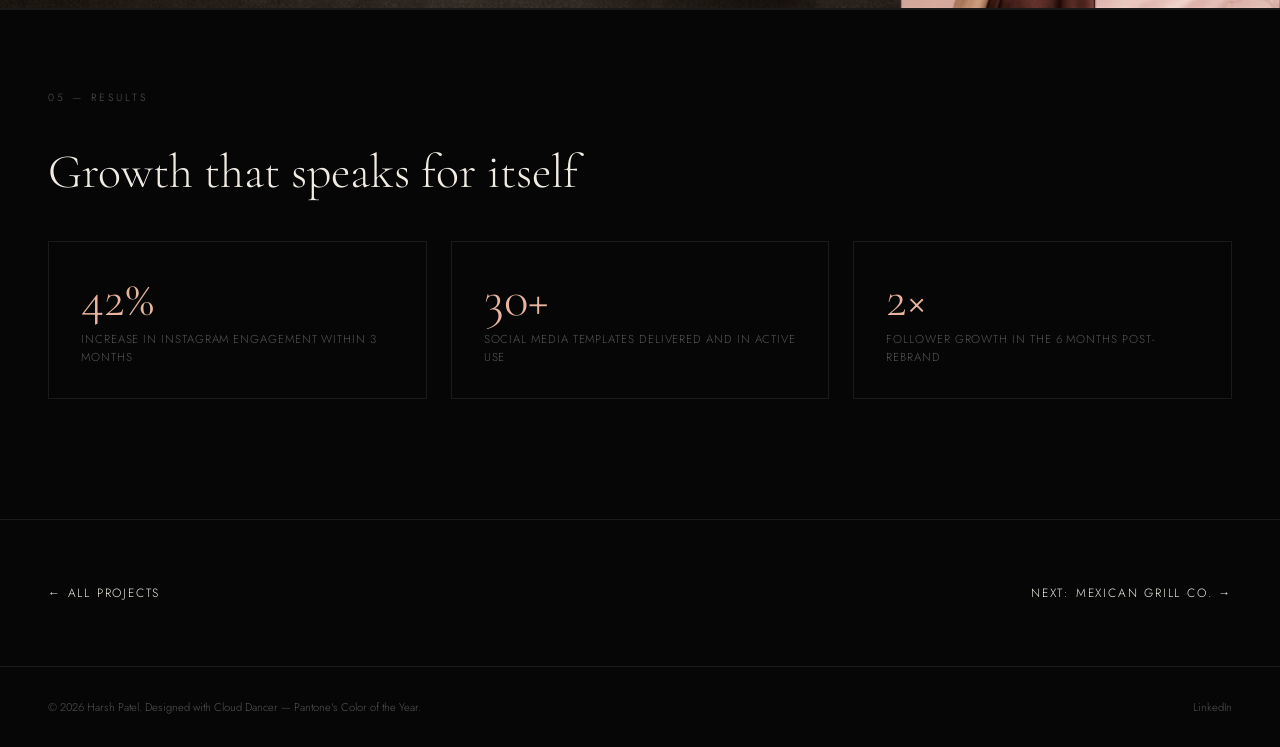
<file: xinh-beauty.html>
<!DOCTYPE html>
<html lang="en">
<head>
<meta charset="UTF-8">
<meta name="viewport" content="width=device-width, initial-scale=1.0">
<title>Xinh Beauty — Case Study | Harsh Patel</title>
<link rel="preconnect" href="https://fonts.googleapis.com">
<link rel="preconnect" href="https://fonts.gstatic.com" crossorigin>
<link href="https://fonts.googleapis.com/css2?family=Cormorant+Garamond:ital,wght@0,300;0,400;0,600;1,300;1,400&family=Jost:wght@300;400;500;600&display=swap" rel="stylesheet">
<style>
  :root {
    --bg: #060606; --fg: #f0ece4; --accent: #3EFFA0;
    --brand-blush: #e8b4a0; --brand-gold: #c9a96e; --brand-rose: #c97d8a;
    --muted: #555; --border: rgba(255,255,255,0.08);
  }
  * { margin:0; padding:0; box-sizing:border-box; }
  html { scroll-behavior:smooth; }
  body { background:var(--bg); color:var(--fg); font-family:'Jost',sans-serif; font-weight:300; overflow-x:hidden; }

  nav { position:fixed; top:0; left:0; right:0; display:flex; align-items:center; justify-content:space-between; padding:1.2rem 3rem; background:rgba(6,6,6,0.92); backdrop-filter:blur(12px); border-bottom:1px solid var(--border); z-index:100; }
  nav .logo { font-family:'Cormorant Garamond',serif; font-size:1.1rem; letter-spacing:0.05em; color:var(--fg); text-decoration:none; }
  nav ul { display:flex; gap:2rem; list-style:none; }
  nav ul a { color:rgba(240,236,228,0.5); font-size:0.75rem; text-decoration:none; letter-spacing:0.12em; text-transform:uppercase; transition:color 0.2s; }
  nav ul a:hover { color:var(--fg); }
  nav .cv-link { background:var(--accent); color:#060606 !important; padding:0.35rem 0.9rem; border-radius:2px; font-weight:500; }

  .hero { min-height:100vh; display:flex; flex-direction:column; justify-content:flex-end; padding:8rem 3rem 5rem; position:relative; overflow:hidden; }
  .hero-bg {
    position:absolute;
    inset:0;
    background-image: linear-gradient(to top, rgba(6,6,6,0.95) 12%, rgba(6,6,6,0.3) 65%, rgba(6,6,6,0.85) 100%), url('xinh_beauty_banner.jpg');
    background-size: cover;
    background-position: center;
    transition: transform 1.2s cubic-bezier(0.16, 1, 0.3, 1);
    z-index: 0;
  }
  .hero:hover .hero-bg {
    transform: scale(1.04);
  }
  .hero-label { font-size:0.7rem; letter-spacing:0.25em; text-transform:uppercase; color:var(--brand-blush); margin-bottom:1.5rem; position:relative; z-index: 1; }
  .hero h1 { font-family:'Cormorant Garamond',serif; font-size:clamp(4rem,10vw,9rem); font-weight:300; line-height:0.9; letter-spacing:-0.02em; position:relative; z-index: 1; }
  .hero h1 em { font-style:italic; color:var(--brand-blush); }
  .hero-sub { margin-top:2rem; max-width:520px; font-size:1rem; line-height:1.8; color:rgba(240,236,228,0.5); position:relative; z-index: 1; }
  .hero-tags { display:flex; gap:0.6rem; margin-top:2rem; flex-wrap:wrap; position:relative; z-index: 1; }
  .tag { border:1px solid var(--border); padding:0.3rem 0.9rem; border-radius:100px; font-size:0.7rem; letter-spacing:0.1em; text-transform:uppercase; color:rgba(240,236,228,0.4); }

  .overview { padding:5rem 3rem; display:grid; grid-template-columns:1fr 1fr; gap:5rem; border-top:1px solid var(--border); }
  .overview-grid { display:grid; grid-template-columns:1fr 1fr; gap:2rem; }
  .overview-stat h3 { font-size:0.65rem; letter-spacing:0.2em; text-transform:uppercase; color:var(--muted); margin-bottom:0.6rem; }
  .overview-stat p { font-size:0.95rem; line-height:1.6; color:rgba(240,236,228,0.7); }

  section { padding:5rem 3rem; border-top:1px solid var(--border); }
  .section-label { font-size:0.65rem; letter-spacing:0.3em; text-transform:uppercase; color:var(--muted); margin-bottom:2.5rem; }
  .section-title { font-family:'Cormorant Garamond',serif; font-size:clamp(2rem,4vw,3rem); font-weight:300; line-height:1.15; margin-bottom:1.5rem; }
  .section-body { font-size:0.95rem; line-height:1.85; color:rgba(240,236,228,0.6); max-width:680px; }

  .palette-row { display:flex; margin:2.5rem 0; border-radius:3px; overflow:hidden; height:72px; }
  .swatch { flex:1; position:relative; }
  .swatch-label { position:absolute; bottom:0.5rem; left:0.6rem; font-size:0.58rem; letter-spacing:0.1em; text-transform:uppercase; color:rgba(255,255,255,0.6); }

  .type-row { padding:1.2rem 0; border-bottom:1px solid var(--border); display:flex; align-items:baseline; gap:2rem; }
  .type-label { font-size:0.62rem; letter-spacing:0.2em; text-transform:uppercase; color:var(--muted); min-width:110px; }

  .mockup-grid { display:grid; grid-template-columns:repeat(3,1fr); gap:1px; margin:2.5rem 0; background:var(--border); }
  .mockup-card { background:#0e0e0e; aspect-ratio:1; display:flex; align-items:center; justify-content:center; overflow:hidden; border: 1px solid var(--border); }
  .mockup-card img { width:100%; height:100%; object-fit:cover; transition:transform 0.6s cubic-bezier(0.16, 1, 0.3, 1); }
  .mockup-card img:hover { transform:scale(1.05); }
  .instagram-post { width:100%; height:100%; display:flex; flex-direction:column; align-items:center; justify-content:center; gap:0.4rem; padding:1.2rem; text-align:center; }

  .results-grid { display:grid; grid-template-columns:repeat(3,1fr); gap:1.5rem; margin:2.5rem 0; }
  .result-item { padding:2rem; border:1px solid var(--border); }
  .result-num { font-family:'Cormorant Garamond',serif; font-size:3.2rem; font-weight:300; color:var(--brand-blush); line-height:1; margin-bottom:0.4rem; }
  .result-label { font-size:0.72rem; letter-spacing:0.08em; text-transform:uppercase; color:var(--muted); line-height:1.5; }

  .nav-strip { padding:4rem 3rem; border-top:1px solid var(--border); display:flex; justify-content:space-between; align-items:center; }
  .nav-strip a { color:var(--fg); text-decoration:none; font-size:0.75rem; letter-spacing:0.15em; text-transform:uppercase; transition:color 0.2s; }
  .nav-strip a:hover { color:var(--accent); }

  footer { padding:2rem 3rem; border-top:1px solid var(--border); display:flex; justify-content:space-between; align-items:center; }
  footer p { font-size:0.7rem; color:var(--muted); }
  footer a { color:var(--muted); text-decoration:none; font-size:0.7rem; }
  footer a:hover { color:var(--accent); }

  @keyframes fadeUp { from{opacity:0;transform:translateY(24px);} to{opacity:1;transform:translateY(0);} }
  .hero-label{animation:fadeUp 0.8s 0.1s ease both;} .hero h1{animation:fadeUp 0.9s 0.25s ease both;} .hero-sub{animation:fadeUp 0.8s 0.4s ease both;} .hero-tags{animation:fadeUp 0.8s 0.55s ease both;}

  @media(max-width:768px){
    nav{padding:1rem 1.5rem;} nav ul{display:none;}
    .hero,section,.overview,.nav-strip,footer{padding-left:1.5rem;padding-right:1.5rem;}
    .overview{grid-template-columns:1fr;gap:2.5rem;}
    .results-grid,.mockup-grid{grid-template-columns:1fr 1fr;}
  }
</style>
</head>
<body>

<nav>
  <a href="behance.html" class="logo">Harsh Patel</a>
  <ul>
    <li><a href="behance.html">Home</a></li>
    <li><a href="behance.html#about">About</a></li>
    <li><a href="behance.html#work">Work</a></li>
    <li><a href="behance.html#contact">Contact</a></li>
    <li><a href="cv.html" class="cv-link">View CV</a></li>
  </ul>
</nav>

<div class="hero">
  <div class="hero-bg"></div>
  <div class="hero-label">Brand Identity &amp; Social Media — Beauty</div>
  <h1>Xinh<br><em>Beauty</em></h1>
  <p class="hero-sub">A complete visual identity and social media system for a Vietnamese-inspired luxury beauty brand — crafted to balance cultural heritage with contemporary elegance.</p>
  <div class="hero-tags">
    <span class="tag">Brand Identity</span>
    <span class="tag">Logo Design</span>
    <span class="tag">Social Templates</span>
    <span class="tag">Content Strategy</span>
    <span class="tag">Adobe Illustrator</span>
    <span class="tag">Canva Pro</span>
  </div>
</div>

<div class="overview">
  <div>
    <div class="section-label">Project Overview</div>
    <p class="section-body" style="max-width:100%;color:rgba(240,236,228,0.7)">
      Xinh Beauty came to me needing a brand identity built from the ground up — a visual language that balanced Vietnamese cultural nuance with contemporary luxury aesthetics. The challenge: create something that felt rooted yet modern, intimate yet aspirational, without falling into cliché.
    </p>
  </div>
  <div class="overview-grid">
    <div class="overview-stat"><h3>Role</h3><p>Lead Designer</p></div>
    <div class="overview-stat"><h3>Year</h3><p>2023 – 2024</p></div>
    <div class="overview-stat"><h3>Sector</h3><p>Beauty / Wellness</p></div>
    <div class="overview-stat"><h3>Tools</h3><p>Illustrator, Photoshop, Canva Pro, Firefly</p></div>
  </div>
</div>

<section>
  <div class="section-label">01 — The Challenge</div>
  <h2 class="section-title">Standing out in a saturated beauty market</h2>
  <p class="section-body">
    The beauty industry is fiercely competitive — especially for indie brands. Xinh Beauty needed an identity strong enough to command attention on Instagram and TikTok, communicate luxury on a founder's budget, and authentically represent a Vietnamese-British dual cultural identity. A generic brand kit simply wasn't an option.
  </p>
</section>

<section>
  <div class="section-label">02 — Colour System</div>
  <h2 class="section-title">A palette drawn from silk and blossom</h2>
  <p class="section-body">Inspired by the soft warmth of áo dài silk, lotus blossoms, and lacquerware — colours that signal femininity and refinement without resorting to millennial pink clichés.</p>
  <div class="palette-row">
    <div class="swatch" style="background:#1a1212"><span class="swatch-label">Ink</span></div>
    <div class="swatch" style="background:#3d2b2b"><span class="swatch-label">Lacquer</span></div>
    <div class="swatch" style="background:#c97d8a"><span class="swatch-label">Rose</span></div>
    <div class="swatch" style="background:#e8b4a0"><span class="swatch-label">Blush</span></div>
    <div class="swatch" style="background:#c9a96e"><span class="swatch-label">Gold</span></div>
    <div class="swatch" style="background:#f5ede8"><span class="swatch-label">Petal</span></div>
  </div>
  <div style="margin-top:2.5rem">
    <div class="section-label" style="margin-bottom:1rem">Typography</div>
    <div class="type-row">
      <span class="type-label">Display</span>
      <span style="font-family:'Cormorant Garamond',serif; font-size:2.6rem; color:var(--brand-blush)">Cormorant Garamond</span>
    </div>
    <div class="type-row">
      <span class="type-label">Headlines</span>
      <span style="font-family:'Jost',sans-serif; font-size:1.5rem; font-weight:500; letter-spacing:0.08em">JOST MEDIUM</span>
    </div>
    <div class="type-row">
      <span class="type-label">Body</span>
      <span style="font-family:'Jost',sans-serif; font-size:0.95rem; color:rgba(240,236,228,0.55)">Jost Light — refined, readable, contemporary.</span>
    </div>
  </div>
</section>

<section>
  <div class="section-label">03 — Social Media System</div>
  <h2 class="section-title">30+ templates built to scale</h2>
  <p class="section-body" style="margin-bottom:2rem">Every template was built in Canva Pro as a fully editable, team-friendly file — product reveals, testimonials, campaign launches, and story slides, all locked to the brand system.</p>
  <div class="mockup-grid">
    <div class="mockup-card">
      <img src="xinh_beauty_new_arrival.jpg" alt="Instagram Post: New Arrival Ultimate Luxury Regenerating Toner" />
    </div>
    <div class="mockup-card">
      <img src="xinh_beauty_quote.jpg" alt="Instagram Quote Card: Beauty begins the moment you decide to be yourself" />
    </div>
    <div class="mockup-card">
      <img src="xinh_beauty_product.jpg" alt="Product Showcase: Radiance Formula Peach Collagen Serum" />
    </div>
    <div class="mockup-card">
      <img src="xinh_beauty_lotus_campaign.jpg" alt="Lotus Collection Campaign Skincare Range" />
    </div>
    <div class="mockup-card">
      <img src="xinh_beauty_review.jpg" alt="Customer Review Lifestyle Dropper Bottle on Silk Sheets" />
    </div>
    <div class="mockup-card">
      <img src="xinh_beauty_before_after.jpg" alt="Before &amp; After Glow Series Skincare Transformation" />
    </div>
  </div>
</section>

<!-- Full Brand Showcase Image (Large Feature Section) -->
<section style="padding:0; border-top:1px solid var(--border); border-bottom:1px solid var(--border); overflow:hidden; background:#060606;">
  <div style="width:100%; padding:5rem 3rem 0;">
    <div class="section-label" style="color:var(--brand-blush); margin-bottom:0.8rem;">04 — Full Brand Showcase</div>
    <h2 class="section-title" style="color:#fff; font-family:'Cormorant Garamond',serif; font-size:clamp(2.2rem,5vw,3.8rem); line-height:1.15; font-weight:300; margin-bottom:1.5rem;">The Complete Identity &amp; Print System</h2>
    <p style="font-size:1.02rem; line-height:1.8; color:rgba(240,236,228,0.65); max-width:800px; margin-bottom:3rem;">
      A comprehensive visual system bringing together print collateral, custom embossed stationery, luxurious product packaging, and a cohesive social grid layout. Embodying purity and prestige, each component is calibrated to reflect modern Vietnamese luxury.
    </p>
  </div>
  <div style="width:100%; border-top:1px solid var(--border); position:relative; overflow:hidden;">
    <img src="xinh_beauty_full_showcase.jpg" alt="Xinh Beauty Full Brand Campaign Print &amp; Packaging Identity System" style="width:100%; height:auto; display:block; transition:transform 0.8s ease;" />
  </div>
</section>

<section>
  <div class="section-label">05 — Results</div>
  <h2 class="section-title">Growth that speaks for itself</h2>
  <div class="results-grid">
    <div class="result-item">
      <div class="result-num">42%</div>
      <div class="result-label">Increase in Instagram engagement within 3 months</div>
    </div>
    <div class="result-item">
      <div class="result-num">30+</div>
      <div class="result-label">Social media templates delivered and in active use</div>
    </div>
    <div class="result-item">
      <div class="result-num">2×</div>
      <div class="result-label">Follower growth in the 6 months post-rebrand</div>
    </div>
  </div>
</section>

<div class="nav-strip">
  <a href="behance.html#work">← All Projects</a>
  <a href="mexican-grill.html">Next: Mexican Grill Co. →</a>
</div>

<footer>
  <p>© 2026 Harsh Patel. Designed with Cloud Dancer — Pantone's Color of the Year.</p>
  <a href="https://linkedin.com/in/harshpatel2102" target="_blank" rel="noopener">LinkedIn</a>
</footer>

</body>
</html>
</file>
<file: behance.css>
/* ──────────────────────────────────────────
   BEHANCE PORTFOLIO — Harsh Patel
   Dark Editorial Design System
────────────────────────────────────────── */

/* ── TOKENS ── */
:root {
  --bg:           #0a0a0a;
  --bg-2:         #111111;
  --bg-3:         #181818;
  --surface:      #1e1e1e;
  --border:       rgba(255,255,255,0.08);
  --border-hover: rgba(255,255,255,0.2);
  --text-primary: #f0ede8;
  --text-secondary: #888888;
  --text-muted:   #555555;
  --accent:       #e8d5b0;
  --accent-2:     #c9a96e;
  --accent-glow:  rgba(201,169,110,0.15);
  --red:          #e05c4a;
  --radius-sm:    8px;
  --radius-md:    16px;
  --radius-lg:    24px;
  --nav-h:        72px;
  --ease-out:     cubic-bezier(0.16, 1, 0.3, 1);
  --ease-bounce:  cubic-bezier(0.34, 1.56, 0.64, 1);
}

/* ── RESET ── */
*, *::before, *::after { box-sizing: border-box; margin: 0; padding: 0; }
html { scroll-behavior: smooth; font-size: 16px; }
body {
  background: var(--bg);
  color: var(--text-primary);
  font-family: 'Space Grotesk', 'Inter', sans-serif;
  overflow-x: hidden;
  -webkit-font-smoothing: antialiased;
}
img { display: block; max-width: 100%; }
a { text-decoration: none; color: inherit; }
ul { list-style: none; }

/* ── CURSOR GLOW ── */
.cursor-glow {
  position: fixed;
  width: 400px;
  height: 400px;
  background: radial-gradient(circle, rgba(201,169,110,0.06) 0%, transparent 70%);
  border-radius: 50%;
  pointer-events: none;
  z-index: 0;
  transform: translate(-50%, -50%);
  transition: opacity 0.3s ease;
}

/* ── NAV ── */
.nav {
  position: fixed;
  top: 0; left: 0; right: 0;
  height: var(--nav-h);
  z-index: 100;
  transition: background 0.4s ease, backdrop-filter 0.4s ease, border-color 0.4s ease;
  border-bottom: 1px solid transparent;
}
.nav.scrolled {
  background: rgba(10,10,10,0.85);
  backdrop-filter: blur(20px);
  -webkit-backdrop-filter: blur(20px);
  border-bottom-color: var(--border);
}
.nav-inner {
  max-width: 1280px;
  margin: 0 auto;
  height: 100%;
  padding: 0 40px;
  display: flex;
  align-items: center;
  gap: 40px;
}
.nav-logo {
  font-family: 'Playfair Display', serif;
  font-size: 22px;
  font-weight: 900;
  color: var(--accent);
  letter-spacing: 0.05em;
  margin-right: auto;
  transition: opacity 0.2s;
}
.nav-logo:hover { opacity: 0.7; }

.nav-links { display: flex; gap: 8px; }
.nav-link {
  font-size: 14px;
  font-weight: 500;
  color: var(--text-secondary);
  padding: 8px 16px;
  border-radius: 100px;
  transition: color 0.2s, background 0.2s;
  letter-spacing: 0.02em;
}
.nav-link:hover {
  color: var(--text-primary);
  background: rgba(255,255,255,0.05);
}

.nav-cta {
  font-size: 13px;
  font-weight: 600;
  letter-spacing: 0.05em;
  color: var(--bg);
  background: var(--accent);
  padding: 10px 22px;
  border-radius: 100px;
  transition: background 0.25s, transform 0.2s;
  text-transform: uppercase;
}
.nav-cta:hover {
  background: var(--accent-2);
  transform: translateY(-1px);
}

/* ── HERO ── */
.hero {
  min-height: 100vh;
  display: grid;
  grid-template-columns: 1fr 1fr;
  align-items: center;
  gap: 60px;
  padding: calc(var(--nav-h) + 40px) 40px 80px;
  max-width: 1280px;
  margin: 0 auto;
  position: relative;
}
.hero-bg-grid {
  display: none;
}

/* ── HERO PORTRAIT ── */
.hero-portrait-wrap {
  position: relative;
  display: flex;
  align-items: center;
  justify-content: center;
  opacity: 0;
  transform: translateX(40px);
  animation: fadeRight 0.9s var(--ease-out) 0.5s forwards;
}
@keyframes fadeRight {
  to { opacity: 1; transform: translateX(0); }
}

.portrait-ring {
  position: absolute;
  border-radius: 50%;
  border: 1px solid rgba(201,169,110,0.2);
  pointer-events: none;
}
.portrait-ring-1 {
  width: 420px; height: 420px;
  animation: ringPulse 4s ease-in-out infinite;
}
.portrait-ring-2 {
  width: 500px; height: 500px;
  border-color: rgba(201,169,110,0.08);
  animation: ringPulse 4s ease-in-out 1s infinite;
}
@keyframes ringPulse {
  0%, 100% { transform: scale(1); opacity: 0.6; }
  50%       { transform: scale(1.03); opacity: 1; }
}

.portrait-card {
  position: relative;
  width: 360px;
  height: 420px;
  border-radius: 200px 200px 160px 160px;
  overflow: hidden;
  border: 2px solid rgba(201,169,110,0.25);
  box-shadow:
    0 30px 80px rgba(0,0,0,0.6),
    0 0 0 1px rgba(255,255,255,0.04),
    inset 0 0 60px rgba(201,169,110,0.03);
  background: var(--surface);
  transition: transform 0.5s var(--ease-out), box-shadow 0.5s ease;
}
.portrait-card:hover {
  transform: translateY(-8px);
  box-shadow:
    0 50px 100px rgba(0,0,0,0.7),
    0 0 0 1px rgba(255,255,255,0.06),
    inset 0 0 80px rgba(201,169,110,0.05);
}

.portrait-img {
  width: 100%;
  height: 100%;
  object-fit: cover;
  object-position: center top;
  transition: transform 0.7s var(--ease-out);
}
.portrait-card:hover .portrait-img {
  transform: scale(1.04);
}

/* Open to Work badge */
.portrait-badge {
  position: absolute;
  bottom: 24px;
  left: 50%;
  transform: translateX(-50%);
  display: inline-flex;
  align-items: center;
  gap: 8px;
  background: rgba(10,10,10,0.85);
  backdrop-filter: blur(12px);
  -webkit-backdrop-filter: blur(12px);
  border: 1px solid rgba(201,169,110,0.3);
  border-radius: 100px;
  padding: 8px 18px;
  font-size: 12px;
  font-weight: 600;
  letter-spacing: 0.06em;
  color: var(--accent);
  white-space: nowrap;
  text-transform: uppercase;
  animation: badgeBounce 3s ease-in-out infinite;
}
@keyframes badgeBounce {
  0%, 100% { transform: translateX(-50%) translateY(0); }
  50%       { transform: translateX(-50%) translateY(-5px); }
}
.badge-dot {
  width: 7px; height: 7px;
  background: #4caf50;
  border-radius: 50%;
  box-shadow: 0 0 0 3px rgba(76,175,80,0.25);
  animation: pulse 2s ease-in-out infinite;
}

/* Float tag — London */
.portrait-float-tag {
  position: absolute;
  top: 32px;
  right: -20px;
  display: inline-flex;
  align-items: center;
  gap: 8px;
  background: rgba(10,10,10,0.9);
  backdrop-filter: blur(12px);
  -webkit-backdrop-filter: blur(12px);
  border: 1px solid var(--border);
  border-radius: 100px;
  padding: 10px 18px;
  font-size: 12px;
  font-weight: 500;
  letter-spacing: 0.06em;
  color: var(--text-secondary);
  white-space: nowrap;
  animation: badgeBounce 4s ease-in-out 0.5s infinite;
}
.float-icon { color: var(--accent); font-size: 10px; }

.hero-tag {
  display: inline-flex;
  align-items: center;
  gap: 10px;
  font-size: 13px;
  font-weight: 500;
  color: var(--accent);
  letter-spacing: 0.08em;
  text-transform: uppercase;
  margin-bottom: 32px;
  opacity: 0;
  transform: translateY(20px);
  animation: fadeUp 0.8s var(--ease-out) 0.1s forwards;
}
.tag-dot {
  width: 8px; height: 8px;
  background: var(--accent);
  border-radius: 50%;
  animation: pulse 2s ease-in-out infinite;
}
@keyframes pulse {
  0%, 100% { opacity: 1; transform: scale(1); }
  50%        { opacity: 0.5; transform: scale(0.7); }
}

.hero-name {
  font-family: 'Playfair Display', serif;
  font-size: clamp(64px, 10vw, 140px);
  font-weight: 900;
  line-height: 0.9;
  letter-spacing: -0.02em;
  margin-bottom: 32px;
  opacity: 0;
  transform: translateY(30px);
  animation: fadeUp 0.9s var(--ease-out) 0.25s forwards;
}
.name-line { display: block; }
.name-line.italic { font-style: italic; color: var(--accent); }

.hero-title {
  font-size: clamp(14px, 1.5vw, 18px);
  font-weight: 400;
  color: var(--text-secondary);
  letter-spacing: 0.04em;
  margin-bottom: 24px;
  opacity: 0;
  transform: translateY(20px);
  animation: fadeUp 0.8s var(--ease-out) 0.4s forwards;
}

.hero-desc {
  max-width: 540px;
  font-size: 16px;
  line-height: 1.7;
  color: var(--text-secondary);
  margin-bottom: 48px;
  opacity: 0;
  transform: translateY(20px);
  animation: fadeUp 0.8s var(--ease-out) 0.55s forwards;
}

.hero-actions {
  display: flex;
  gap: 16px;
  align-items: center;
  opacity: 0;
  transform: translateY(20px);
  animation: fadeUp 0.8s var(--ease-out) 0.7s forwards;
}
.btn-primary {
  display: inline-flex;
  align-items: center;
  gap: 8px;
  font-size: 14px;
  font-weight: 600;
  letter-spacing: 0.04em;
  color: var(--bg);
  background: var(--accent);
  padding: 15px 32px;
  border-radius: 100px;
  transition: background 0.25s, transform 0.2s, box-shadow 0.25s;
}
.btn-primary:hover {
  background: var(--accent-2);
  transform: translateY(-2px);
  box-shadow: 0 12px 40px rgba(201,169,110,0.3);
}
.btn-ghost {
  display: inline-flex;
  align-items: center;
  gap: 8px;
  font-size: 14px;
  font-weight: 500;
  color: var(--text-secondary);
  padding: 15px 24px;
  border-radius: 100px;
  border: 1px solid var(--border);
  transition: color 0.2s, border-color 0.2s, transform 0.2s;
}
.btn-ghost:hover {
  color: var(--text-primary);
  border-color: var(--border-hover);
  transform: translateY(-2px);
}

.hero-scroll-indicator {
  position: absolute;
  bottom: 40px;
  left: 40px;
  display: flex;
  flex-direction: column;
  align-items: center;
  gap: 12px;
  opacity: 0;
  animation: fadeUp 0.6s ease 1.2s forwards;
}
.scroll-line {
  width: 1px;
  height: 60px;
  background: linear-gradient(to bottom, transparent, var(--accent-2));
  animation: scrollPulse 2s ease-in-out infinite;
}
@keyframes scrollPulse {
  0%, 100% { transform: scaleY(1); opacity: 0.6; }
  50%       { transform: scaleY(0.5); opacity: 1; }
}
.scroll-label {
  font-size: 11px;
  letter-spacing: 0.15em;
  text-transform: uppercase;
  color: var(--text-muted);
  writing-mode: vertical-rl;
}

/* ── STATS BAR ── */
.stats-bar {
  max-width: 1280px;
  margin: 0 auto;
  padding: 0 40px 80px;
  display: flex;
  align-items: center;
  gap: 0;
}
.stat-item {
  display: flex;
  flex-direction: column;
  gap: 4px;
  padding: 0 48px;
}
.stat-item:first-child { padding-left: 0; }
.stat-num {
  font-family: 'Playfair Display', serif;
  font-size: 28px;
  font-weight: 700;
  color: var(--accent);
  line-height: 1;
}
.stat-label {
  font-size: 12px;
  font-weight: 500;
  text-transform: uppercase;
  letter-spacing: 0.1em;
  color: var(--text-muted);
}
.stat-divider {
  width: 1px;
  height: 40px;
  background: var(--border);
  flex-shrink: 0;
}

/* ── TICKER ── */
.ticker-wrap {
  overflow: hidden;
  border-top: 1px solid var(--border);
  border-bottom: 1px solid var(--border);
  padding: 18px 0;
  background: var(--bg-2);
  margin-bottom: 100px;
}
.ticker-track {
  display: flex;
  gap: 40px;
  white-space: nowrap;
  animation: ticker 30s linear infinite;
  width: max-content;
}
.ticker-track span {
  font-size: 13px;
  font-weight: 500;
  letter-spacing: 0.08em;
  text-transform: uppercase;
  color: var(--text-secondary);
  flex-shrink: 0;
}
.ticker-track .sep {
  color: var(--accent);
  font-size: 10px;
}
@keyframes ticker {
  0%   { transform: translateX(0); }
  100% { transform: translateX(-50%); }
}

/* ── PROJECTS SECTION ── */
.projects-section {
  max-width: 1280px;
  margin: 0 auto;
  padding: 0 40px 120px;
}
.section-header {
  margin-bottom: 60px;
}
.section-eyebrow {
  font-size: 12px;
  font-weight: 600;
  letter-spacing: 0.15em;
  text-transform: uppercase;
  color: var(--accent);
  margin-bottom: 12px;
}
.section-title {
  font-family: 'Playfair Display', serif;
  font-size: clamp(40px, 6vw, 72px);
  font-weight: 900;
  line-height: 1;
  letter-spacing: -0.02em;
}

/* ── PROJECT GRID ── */
.projects-grid {
  display: grid;
  grid-template-columns: 1fr 1fr;
  grid-template-rows: auto auto;
  gap: 20px;
}

.project-card {
  position: relative;
  border-radius: var(--radius-md);
  overflow: hidden;
  background: var(--surface);
  cursor: pointer;
  transition: transform 0.5s var(--ease-out), box-shadow 0.5s ease;
}
.project-card:hover {
  transform: translateY(-6px);
  box-shadow: 0 30px 80px rgba(0,0,0,0.5);
}

/* Featured card spans full width */
.card-featured {
  grid-column: 1 / -1;
}

/* Each half-width card */
.card-half {
  grid-column: span 1;
}

.card-image-wrap {
  position: relative;
  overflow: hidden;
  aspect-ratio: 16/9;
}
.card-featured .card-image-wrap {
  aspect-ratio: 21/9;
}
.card-img {
  width: 100%;
  height: 100%;
  object-fit: cover;
  transition: transform 0.7s var(--ease-out);
  display: block;
}
.project-card:hover .card-img {
  transform: scale(1.05);
}

/* Overlay */
.card-overlay {
  position: absolute;
  inset: 0;
  background: linear-gradient(to top, rgba(0,0,0,0.92) 0%, rgba(0,0,0,0.5) 50%, transparent 100%);
  display: flex;
  align-items: flex-end;
  padding: 36px;
  opacity: 0;
  transition: opacity 0.4s ease;
}
.project-card:hover .card-overlay {
  opacity: 1;
}
.overlay-content {
  transform: translateY(12px);
  transition: transform 0.4s var(--ease-out);
}
.project-card:hover .overlay-content {
  transform: translateY(0);
}
.overlay-category {
  display: block;
  font-size: 11px;
  font-weight: 600;
  letter-spacing: 0.12em;
  text-transform: uppercase;
  color: var(--accent);
  margin-bottom: 10px;
}
.overlay-title {
  font-family: 'Playfair Display', serif;
  font-size: clamp(20px, 2.5vw, 32px);
  font-weight: 700;
  color: #fff;
  margin-bottom: 10px;
}
.overlay-desc {
  font-size: 14px;
  line-height: 1.6;
  color: rgba(255,255,255,0.7);
  max-width: 480px;
  margin-bottom: 20px;
}
.overlay-arrow {
  font-size: 13px;
  font-weight: 600;
  letter-spacing: 0.05em;
  color: var(--accent);
  border-bottom: 1px solid var(--accent);
  padding-bottom: 2px;
}

/* Card meta below image */
.card-meta {
  display: flex;
  align-items: center;
  justify-content: space-between;
  padding: 20px 24px;
  border-top: 1px solid var(--border);
}
.card-title {
  font-size: 16px;
  font-weight: 600;
  color: var(--text-primary);
  margin-bottom: 4px;
}
.card-category {
  font-size: 12px;
  font-weight: 500;
  letter-spacing: 0.06em;
  color: var(--text-muted);
  text-transform: uppercase;
}
.card-year {
  font-family: 'Playfair Display', serif;
  font-size: 13px;
  color: var(--text-muted);
}

/* ── ABOUT SECTION ── */
.about-section {
  background: var(--bg-2);
  border-top: 1px solid var(--border);
  border-bottom: 1px solid var(--border);
  padding: 100px 0;
}
.about-inner {
  max-width: 1280px;
  margin: 0 auto;
  padding: 0 40px;
  display: grid;
  grid-template-columns: 1fr 1.5fr;
  gap: 80px;
  align-items: start;
}
.about-heading {
  font-family: 'Playfair Display', serif;
  font-size: clamp(32px, 4vw, 52px);
  font-weight: 700;
  line-height: 1.15;
  letter-spacing: -0.02em;
  margin-bottom: 48px;
}
.about-avatar {
  width: 100px;
  height: 100px;
  position: relative;
  display: flex;
  align-items: center;
  justify-content: center;
}
.avatar-ring {
  position: absolute;
  inset: 0;
  border-radius: 50%;
  border: 2px solid var(--accent);
  animation: spin 10s linear infinite;
  border-top-color: transparent;
}
@keyframes spin { to { transform: rotate(360deg); } }
.avatar-initials {
  width: 80px;
  height: 80px;
  background: var(--surface);
  border-radius: 50%;
  display: flex;
  align-items: center;
  justify-content: center;
  font-family: 'Playfair Display', serif;
  font-size: 26px;
  font-weight: 700;
  color: var(--accent);
  letter-spacing: 0.05em;
}

.about-bio {
  font-size: 17px;
  line-height: 1.75;
  color: var(--text-secondary);
  margin-bottom: 24px;
}
.about-bio strong { color: var(--text-primary); font-weight: 600; }

.skills-grid {
  display: flex;
  flex-wrap: wrap;
  gap: 10px;
  margin-bottom: 32px;
  margin-top: 40px;
}
.skill-pill {
  display: inline-flex;
  align-items: center;
  gap: 8px;
  font-size: 13px;
  font-weight: 500;
  letter-spacing: 0.04em;
  color: var(--text-primary);
  background: var(--surface);
  border: 1px solid var(--border);
  padding: 8px 18px;
  border-radius: 100px;
  transition: border-color 0.2s, background 0.2s, transform 0.2s;
}
.skill-pill:hover {
  border-color: var(--accent);
  background: var(--accent-glow);
  transform: translateY(-2px);
}
.skill-icon { color: var(--accent); font-size: 10px; }

.tools-row {
  display: flex;
  align-items: center;
  flex-wrap: wrap;
  gap: 10px;
}
.tools-label {
  font-size: 12px;
  font-weight: 600;
  letter-spacing: 0.1em;
  text-transform: uppercase;
  color: var(--text-muted);
  margin-right: 4px;
}
.tool-tag {
  font-size: 12px;
  font-weight: 500;
  color: var(--accent);
  background: var(--accent-glow);
  border: 1px solid rgba(201,169,110,0.2);
  padding: 5px 12px;
  border-radius: 4px;
  letter-spacing: 0.04em;
}

/* ── CONTACT ── */
.contact-section {
  position: relative;
  overflow: hidden;
  padding: 120px 40px;
  text-align: center;
}
.contact-inner {
  position: relative;
  z-index: 1;
  max-width: 720px;
  margin: 0 auto;
}
.contact-heading {
  font-family: 'Playfair Display', serif;
  font-size: clamp(44px, 7vw, 88px);
  font-weight: 900;
  line-height: 1.05;
  letter-spacing: -0.02em;
  margin-bottom: 24px;
}
.contact-heading em {
  font-style: italic;
  color: var(--accent);
}
.contact-sub {
  font-size: 16px;
  line-height: 1.7;
  color: var(--text-secondary);
  max-width: 460px;
  margin: 0 auto 48px;
}
.contact-btn {
  display: inline-flex;
  align-items: center;
  gap: 16px;
  font-size: clamp(14px, 1.5vw, 18px);
  font-weight: 500;
  color: var(--text-primary);
  background: var(--surface);
  border: 1px solid var(--border);
  padding: 20px 36px;
  border-radius: 100px;
  transition: border-color 0.25s, background 0.25s, transform 0.25s, box-shadow 0.25s;
  margin-bottom: 32px;
}
.contact-btn:hover {
  border-color: var(--accent);
  background: var(--accent-glow);
  transform: translateY(-3px);
  box-shadow: 0 20px 60px rgba(201,169,110,0.15);
}
.btn-arrow {
  display: flex;
  align-items: center;
  justify-content: center;
  width: 36px;
  height: 36px;
  background: var(--accent);
  color: var(--bg);
  border-radius: 50%;
  font-size: 16px;
  transition: transform 0.25s var(--ease-bounce);
}
.contact-btn:hover .btn-arrow { transform: rotate(45deg); }

.contact-location {
  display: flex;
  align-items: center;
  justify-content: center;
  gap: 10px;
  font-size: 13px;
  font-weight: 500;
  color: var(--text-muted);
  letter-spacing: 0.06em;
}
.location-dot {
  width: 8px; height: 8px;
  background: #4caf50;
  border-radius: 50%;
  box-shadow: 0 0 0 3px rgba(76,175,80,0.2);
  animation: pulse 2s ease-in-out infinite;
}

.contact-bg-text {
  position: absolute;
  bottom: -30px;
  left: 50%;
  transform: translateX(-50%);
  font-family: 'Playfair Display', serif;
  font-size: clamp(100px, 20vw, 240px);
  font-weight: 900;
  color: rgba(255,255,255,0.02);
  white-space: nowrap;
  pointer-events: none;
  user-select: none;
  letter-spacing: -0.05em;
}

/* ── FOOTER ── */
.footer {
  border-top: 1px solid var(--border);
  background: var(--bg-2);
  padding: 28px 40px;
}
.footer-inner {
  max-width: 1280px;
  margin: 0 auto;
  display: flex;
  align-items: center;
  justify-content: space-between;
  gap: 20px;
}
.footer-name {
  font-family: 'Playfair Display', serif;
  font-size: 16px;
  font-weight: 700;
  color: var(--accent);
}
.footer-copy {
  font-size: 12px;
  color: var(--text-muted);
}
.footer-links {
  display: flex;
  gap: 24px;
}
.footer-link {
  font-size: 13px;
  font-weight: 500;
  color: var(--text-secondary);
  transition: color 0.2s;
}
.footer-link:hover { color: var(--accent); }



/* ── ANIMATIONS ── */
@keyframes fadeUp {
  to { opacity: 1; transform: translateY(0); }
}

.reveal {
  opacity: 0;
  transform: translateY(30px);
  transition: opacity 0.7s var(--ease-out), transform 0.7s var(--ease-out);
}
.reveal.visible {
  opacity: 1;
  transform: translateY(0);
}

/* ── RESPONSIVE ── */
@media (max-width: 900px) {
  .nav-inner { padding: 0 24px; }
  .nav-links { display: none; }
  .hero {
    grid-template-columns: 1fr;
    grid-template-rows: auto auto;
    padding: calc(var(--nav-h) + 40px) 24px 60px;
    gap: 48px;
    text-align: center;
  }
  .hero-content { order: 1; }
  .hero-portrait-wrap { order: 0; }
  .portrait-ring-1 { width: 300px; height: 300px; }
  .portrait-ring-2 { width: 360px; height: 360px; }
  .portrait-card { width: 260px; height: 300px; }
  .portrait-float-tag { right: 0; top: 16px; }
  .hero-actions { justify-content: center; }
  .hero-scroll-indicator { display: none; }
  .stats-bar { padding: 0 24px 60px; gap: 0; }
  .stat-item { padding: 0 24px; }
  .projects-section { padding: 0 24px 80px; }
  .projects-grid { grid-template-columns: 1fr; gap: 16px; }
  .card-featured { grid-column: 1; }
  .card-featured .card-image-wrap { aspect-ratio: 16/9; }
  .about-inner { grid-template-columns: 1fr; gap: 40px; padding: 0 24px; }
  .contact-section { padding: 80px 24px; }
  .footer-inner { flex-direction: column; text-align: center; gap: 12px; }
}

@media (max-width: 600px) {
  .hero-actions { flex-direction: column; align-items: flex-start; }
  .stats-bar { flex-wrap: wrap; }
  .stat-divider { display: none; }
  .stat-item { padding: 16px 24px; }
}
</file>
